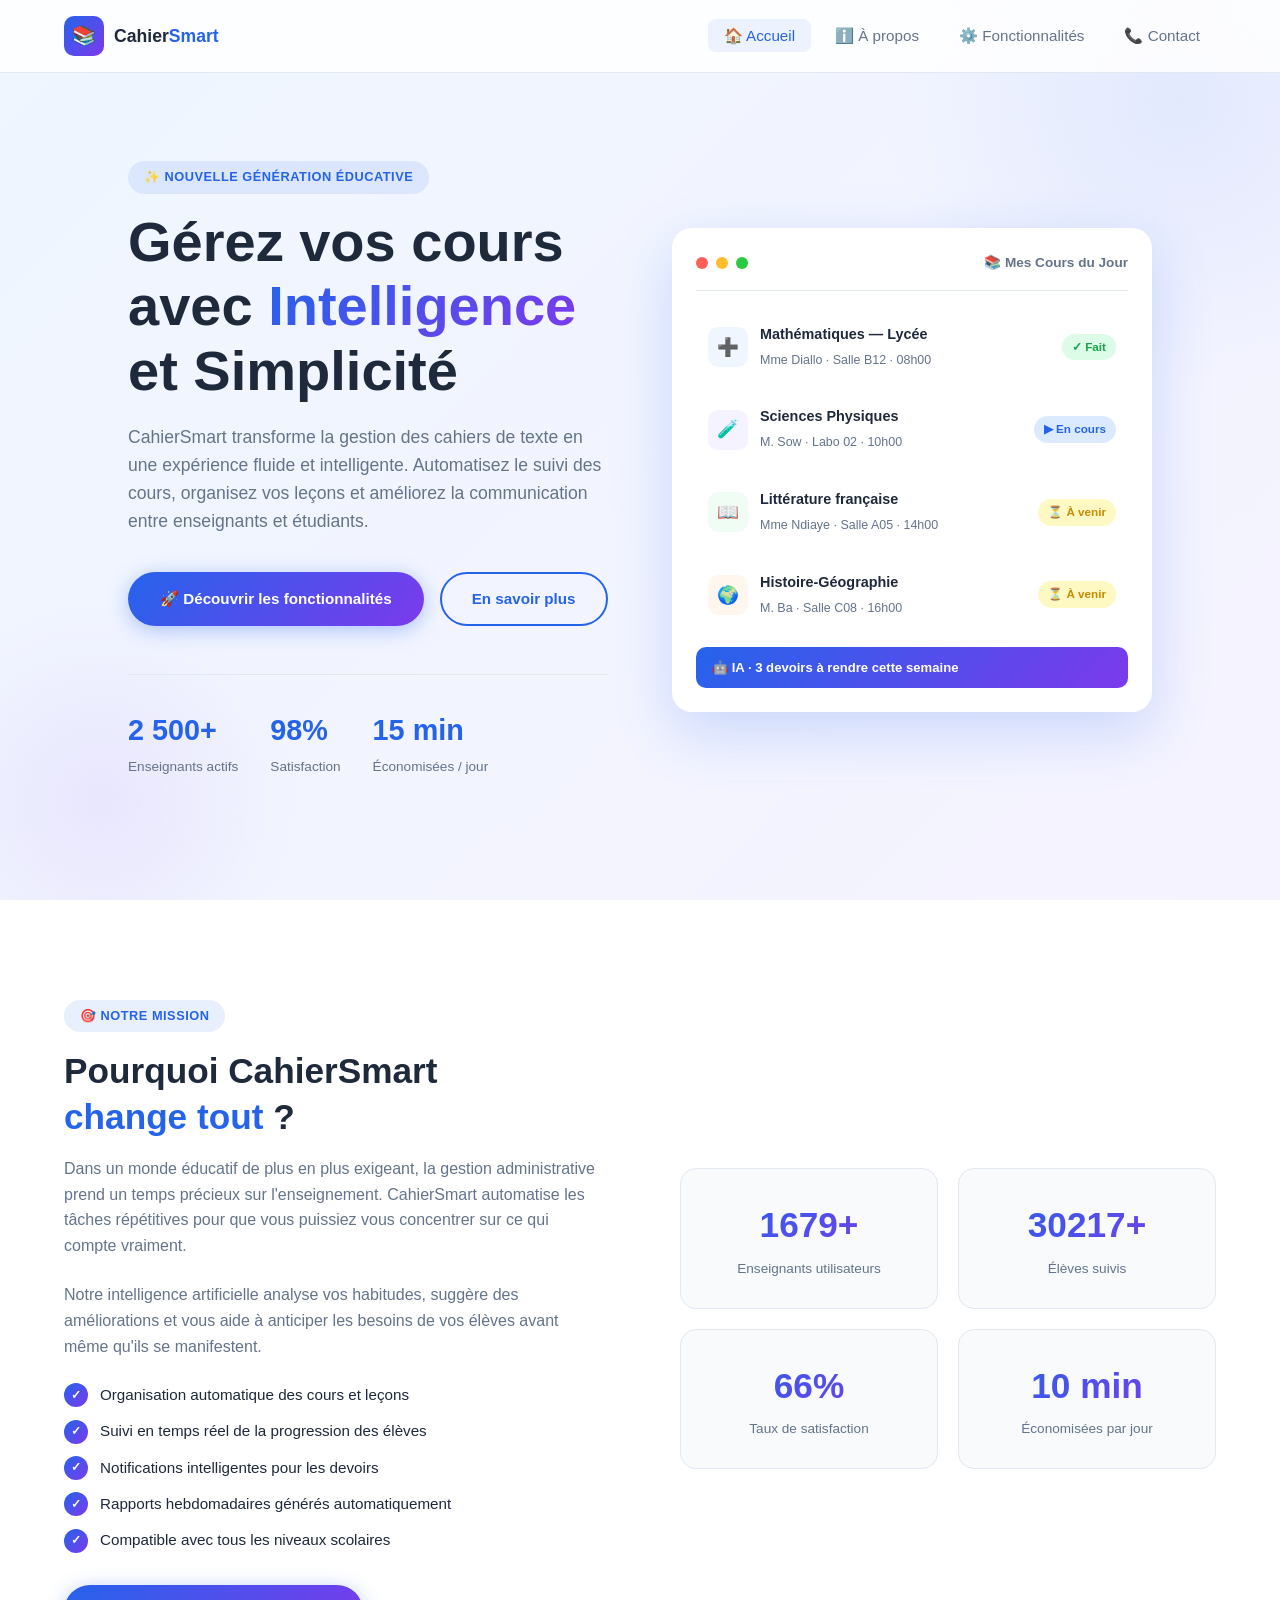
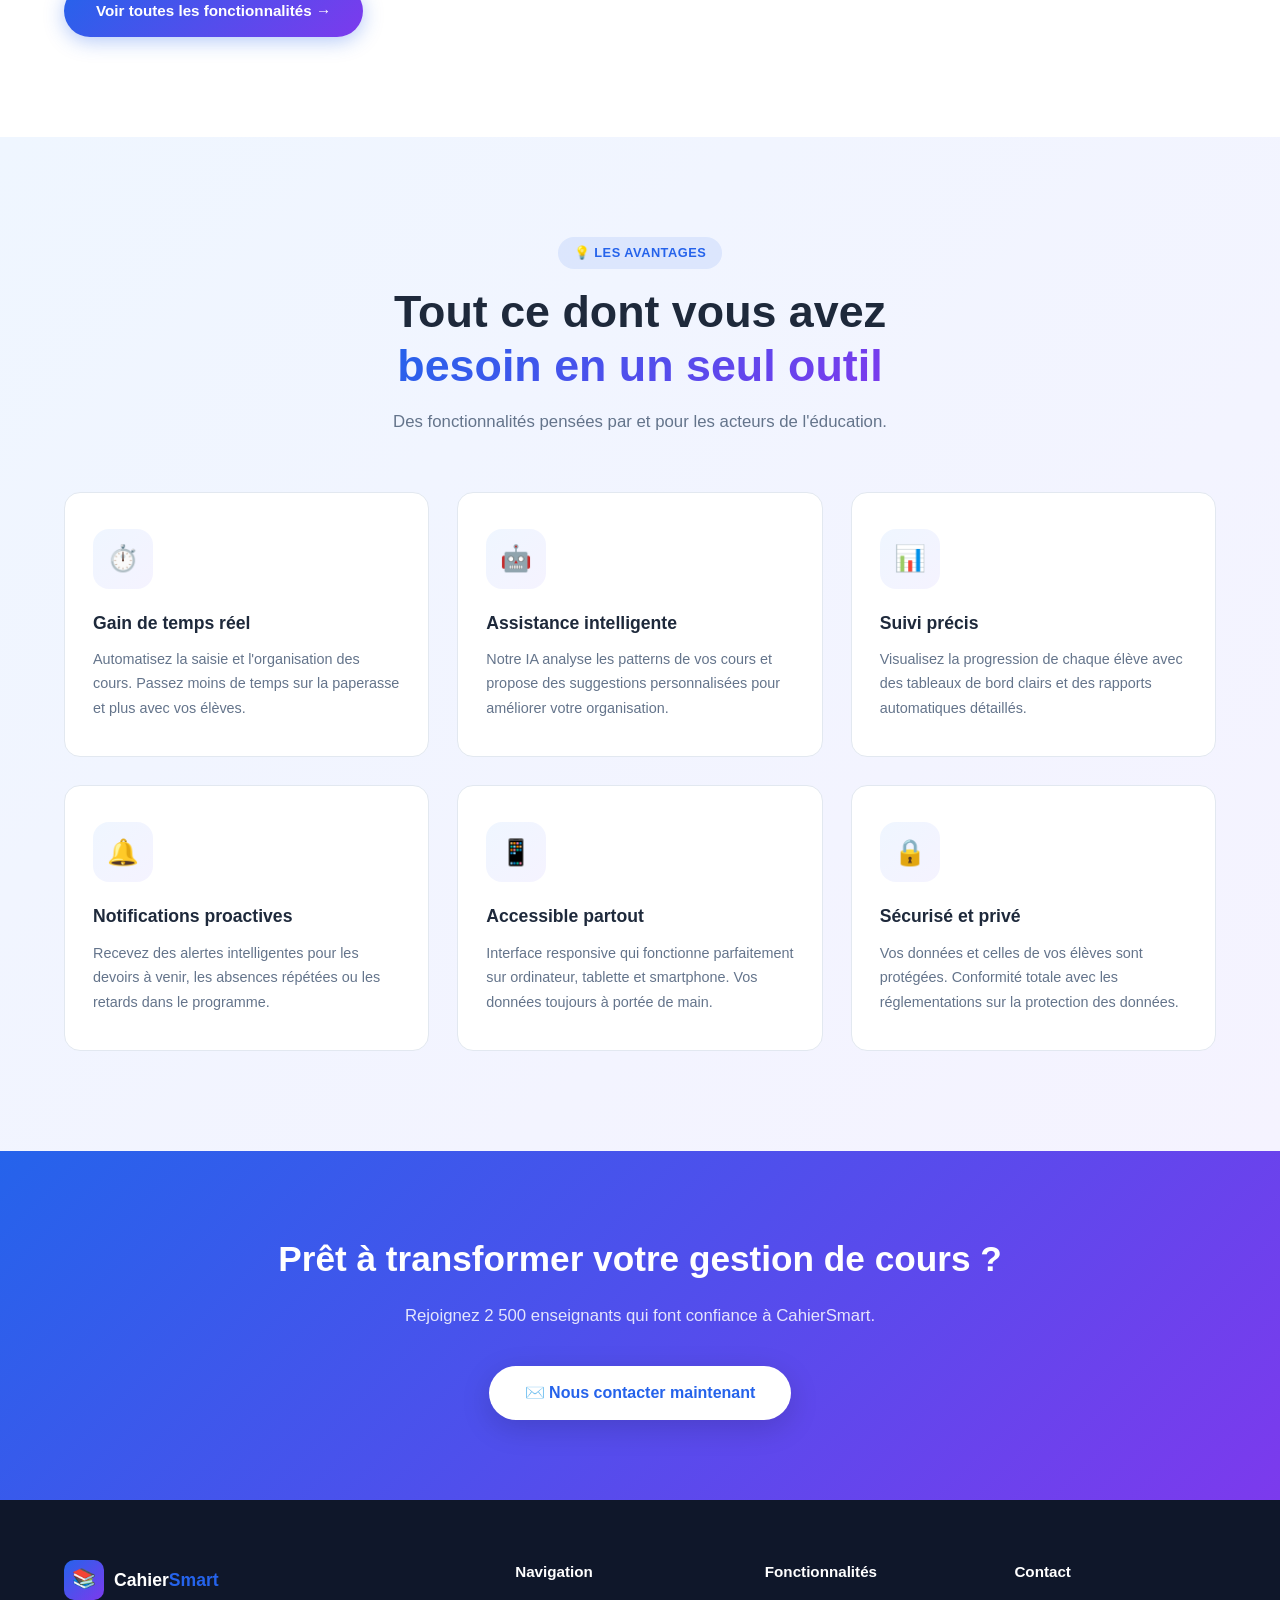
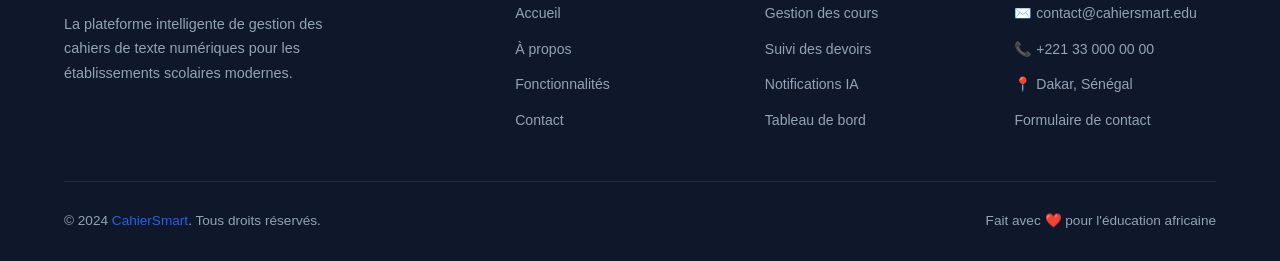
<file: index.html>
<!doctype html>
<html lang="fr">
  <head>
    <meta charset="UTF-8" />
    <meta name="viewport" content="width=device-width, initial-scale=1.0" />
    <title>CahierSmart — Système de Gestion Intelligent</title>
    <meta
      name="description"
      content="Gérez vos cahiers de texte numériques avec intelligence. Automatisez le suivi des cours pour enseignants et étudiants."
    />

    <!-- Icônes et favicon -->
    <link
      rel="icon"
      href="data:image/svg+xml,<svg xmlns='http://www.w3.org/2000/svg' viewBox='0 0 100 100'><text y='.9em' font-size='90'>📚</text></svg>"
    />

    <!-- Feuille de style principale -->
    <link rel="stylesheet" href="css/style.css" />
  </head>
  <body>
    <!-- =============================================
       BARRE DE NAVIGATION
       La navbar est fixe en haut de la page
  ============================================= -->
    <nav class="navbar">
      <div class="conteneur navbar-contenu">
        <!-- Logo -->
        <a href="index.html" class="logo">
          <div class="logo-icone">📚</div>
          <span class="logo-texte">Cahier<span>Smart</span></span>
        </a>

        <!-- Liens de navigation (cachés sur mobile) -->
        <ul class="nav-liens" id="nav-liens">
          <li><a href="index.html">🏠 Accueil</a></li>
          <li><a href="about.html">ℹ️ À propos</a></li>
          <li><a href="features.html">⚙️ Fonctionnalités</a></li>
          <li><a href="contact.html">📞 Contact</a></li>
        </ul>

        <!-- Bouton burger (visible sur mobile seulement) -->
        <button
          class="burger"
          id="burger"
          aria-label="Ouvrir le menu"
          aria-expanded="false"
        >
          <span></span>
          <span></span>
          <span></span>
        </button>
      </div>
    </nav>

    <!-- =============================================
       SECTION HERO — L'introduction principale
  ============================================= -->
    <section class="hero">
      <div class="conteneur">
        <div class="hero-contenu">
          <!-- Texte principal à gauche -->
          <div class="hero-texte">
            <div class="badge">✨ Nouvelle génération éducative</div>

            <h1>
              Gérez vos cours<br />
              avec <span>Intelligence</span><br />
              et Simplicité
            </h1>

            <p>
              CahierSmart transforme la gestion des cahiers de texte en une
              expérience fluide et intelligente. Automatisez le suivi des cours,
              organisez vos leçons et améliorez la communication entre
              enseignants et étudiants.
            </p>

            <!-- Boutons d'action -->
            <div class="hero-boutons">
              <a href="features.html" class="btn-principal">
                🚀 Découvrir les fonctionnalités
              </a>
              <a href="about.html" class="btn-secondaire"> En savoir plus </a>
            </div>

            <!-- Petites statistiques -->
            <div class="hero-stats">
              <div class="stat-item">
                <strong>2 500+</strong>
                <span>Enseignants actifs</span>
              </div>
              <div class="stat-item">
                <strong>98%</strong>
                <span>Satisfaction</span>
              </div>
              <div class="stat-item">
                <strong>15 min</strong>
                <span>Économisées / jour</span>
              </div>
            </div>
          </div>

          <!-- Illustration (mockup de l'application) à droite -->
          <div class="hero-visuel">
            <div class="mockup-app">
              <!-- Barre de titre (style macOS) -->
              <div class="mockup-entete">
                <div class="mockup-point"></div>
                <div class="mockup-point"></div>
                <div class="mockup-point"></div>
                <span class="mockup-titre">📚 Mes Cours du Jour</span>
              </div>

              <!-- Liste des cours simulés -->
              <div class="cours-item">
                <div class="cours-icone" style="background: #eff6ff">➕</div>
                <div class="cours-info">
                  <strong>Mathématiques — Lycée</strong>
                  <small>Mme Diallo · Salle B12 · 08h00</small>
                </div>
                <span class="cours-statut statut-fait">✓ Fait</span>
              </div>

              <div class="cours-item">
                <div class="cours-icone" style="background: #f5f3ff">🧪</div>
                <div class="cours-info">
                  <strong>Sciences Physiques</strong>
                  <small>M. Sow · Labo 02 · 10h00</small>
                </div>
                <span class="cours-statut statut-cours">▶ En cours</span>
              </div>

              <div class="cours-item">
                <div class="cours-icone" style="background: #f0fdf4">📖</div>
                <div class="cours-info">
                  <strong>Littérature française</strong>
                  <small>Mme Ndiaye · Salle A05 · 14h00</small>
                </div>
                <span class="cours-statut statut-attente">⏳ À venir</span>
              </div>

              <div class="cours-item">
                <div class="cours-icone" style="background: #fff7ed">🌍</div>
                <div class="cours-info">
                  <strong>Histoire-Géographie</strong>
                  <small>M. Ba · Salle C08 · 16h00</small>
                </div>
                <span class="cours-statut statut-attente">⏳ À venir</span>
              </div>

              <!-- Suggestion IA -->
              <div class="badge-ia">
                🤖 IA · 3 devoirs à rendre cette semaine
              </div>
            </div>
          </div>
        </div>
      </div>
    </section>

    <!-- =============================================
       SECTION PRÉSENTATION RAPIDE
  ============================================= -->
    <section class="presentation">
      <div class="conteneur">
        <div class="presentation-grille">
          <!-- Texte explicatif -->
          <div class="presentation-texte animer">
            <div class="badge">🎯 Notre mission</div>
            <h2>
              Pourquoi CahierSmart<br /><span
                style="color: var(--couleur-primaire)"
                >change tout</span
              >
              ?
            </h2>
            <p>
              Dans un monde éducatif de plus en plus exigeant, la gestion
              administrative prend un temps précieux sur l'enseignement.
              CahierSmart automatise les tâches répétitives pour que vous
              puissiez vous concentrer sur ce qui compte vraiment.
            </p>
            <p>
              Notre intelligence artificielle analyse vos habitudes, suggère des
              améliorations et vous aide à anticiper les besoins de vos élèves
              avant même qu'ils se manifestent.
            </p>

            <!-- Points forts avec icônes de check -->
            <ul class="liste-atouts">
              <li>Organisation automatique des cours et leçons</li>
              <li>Suivi en temps réel de la progression des élèves</li>
              <li>Notifications intelligentes pour les devoirs</li>
              <li>Rapports hebdomadaires générés automatiquement</li>
              <li>Compatible avec tous les niveaux scolaires</li>
            </ul>

            <a href="features.html" class="btn-principal"
              >Voir toutes les fonctionnalités →</a
            >
          </div>

          <!-- Statistiques visuelles -->
          <div class="stats-visuelles animer">
            <div class="stat-carte">
              <div class="chiffre" data-compteur="2500" data-suffixe="+">
                0+
              </div>
              <div class="label">Enseignants utilisateurs</div>
            </div>
            <div class="stat-carte">
              <div class="chiffre" data-compteur="45000" data-suffixe="+">
                0+
              </div>
              <div class="label">Élèves suivis</div>
            </div>
            <div class="stat-carte">
              <div class="chiffre" data-compteur="98" data-suffixe="%">0%</div>
              <div class="label">Taux de satisfaction</div>
            </div>
            <div class="stat-carte">
              <div class="chiffre" data-compteur="15" data-suffixe=" min">
                0 min
              </div>
              <div class="label">Économisées par jour</div>
            </div>
          </div>
        </div>
      </div>
    </section>

    <!-- =============================================
       SECTION AVANTAGES — Cartes des bénéfices
  ============================================= -->
    <section class="avantages">
      <div class="conteneur">
        <div class="entete-section">
          <div class="badge">💡 Les avantages</div>
          <h2 class="titre-section">
            Tout ce dont vous avez<br /><span>besoin en un seul outil</span>
          </h2>
          <p class="sous-titre-section">
            Des fonctionnalités pensées par et pour les acteurs de l'éducation.
          </p>
        </div>

        <div class="avantages-grille">
          <!-- Carte 1 -->
          <div class="carte-avantage animer">
            <div class="avantage-icone">⏱️</div>
            <h3>Gain de temps réel</h3>
            <p>
              Automatisez la saisie et l'organisation des cours. Passez moins de
              temps sur la paperasse et plus avec vos élèves.
            </p>
          </div>

          <!-- Carte 2 -->
          <div class="carte-avantage animer">
            <div class="avantage-icone">🤖</div>
            <h3>Assistance intelligente</h3>
            <p>
              Notre IA analyse les patterns de vos cours et propose des
              suggestions personnalisées pour améliorer votre organisation.
            </p>
          </div>

          <!-- Carte 3 -->
          <div class="carte-avantage animer">
            <div class="avantage-icone">📊</div>
            <h3>Suivi précis</h3>
            <p>
              Visualisez la progression de chaque élève avec des tableaux de
              bord clairs et des rapports automatiques détaillés.
            </p>
          </div>

          <!-- Carte 4 -->
          <div class="carte-avantage animer">
            <div class="avantage-icone">🔔</div>
            <h3>Notifications proactives</h3>
            <p>
              Recevez des alertes intelligentes pour les devoirs à venir, les
              absences répétées ou les retards dans le programme.
            </p>
          </div>

          <!-- Carte 5 -->
          <div class="carte-avantage animer">
            <div class="avantage-icone">📱</div>
            <h3>Accessible partout</h3>
            <p>
              Interface responsive qui fonctionne parfaitement sur ordinateur,
              tablette et smartphone. Vos données toujours à portée de main.
            </p>
          </div>

          <!-- Carte 6 -->
          <div class="carte-avantage animer">
            <div class="avantage-icone">🔒</div>
            <h3>Sécurisé et privé</h3>
            <p>
              Vos données et celles de vos élèves sont protégées. Conformité
              totale avec les réglementations sur la protection des données.
            </p>
          </div>
        </div>
      </div>
    </section>

    <!-- =============================================
       CALL TO ACTION (CTA)
  ============================================= -->
    <section
      style="
        background: var(--couleur-degrade);
        padding: 80px 0;
        text-align: center;
      "
    >
      <div class="conteneur">
        <h2
          style="
            font-family: var(--police-titre);
            font-size: 2.2rem;
            color: white;
            font-weight: 800;
            margin-bottom: 16px;
          "
        >
          Prêt à transformer votre gestion de cours ?
        </h2>
        <p
          style="
            color: rgba(255, 255, 255, 0.85);
            font-size: 1.05rem;
            margin-bottom: 36px;
          "
        >
          Rejoignez 2 500 enseignants qui font confiance à CahierSmart.
        </p>
        <a
          href="contact.html"
          style="
            display: inline-flex;
            align-items: center;
            gap: 8px;
            background: white;
            color: var(--couleur-primaire);
            padding: 14px 36px;
            border-radius: 50px;
            font-weight: 700;
            text-decoration: none;
            font-size: 1rem;
            box-shadow: 0 8px 30px rgba(0, 0, 0, 0.15);
            transition: all 0.3s ease;
          "
        >
          ✉️ Nous contacter maintenant
        </a>
      </div>
    </section>

    <!-- =============================================
       FOOTER
  ============================================= -->
    <footer class="footer">
      <div class="conteneur">
        <div class="footer-grille">
          <!-- Colonne marque -->
          <div class="footer-marque">
            <a href="index.html" class="footer-logo">
              <div class="logo-icone">📚</div>
              <span class="logo-texte">Cahier<span>Smart</span></span>
            </a>
            <p>
              La plateforme intelligente de gestion des cahiers de texte
              numériques pour les établissements scolaires modernes.
            </p>
          </div>

          <!-- Colonne navigation -->
          <div class="footer-colonne">
            <h4>Navigation</h4>
            <ul>
              <li><a href="index.html">Accueil</a></li>
              <li><a href="about.html">À propos</a></li>
              <li><a href="features.html">Fonctionnalités</a></li>
              <li><a href="contact.html">Contact</a></li>
            </ul>
          </div>

          <!-- Colonne fonctionnalités -->
          <div class="footer-colonne">
            <h4>Fonctionnalités</h4>
            <ul>
              <li><a href="features.html">Gestion des cours</a></li>
              <li><a href="features.html">Suivi des devoirs</a></li>
              <li><a href="features.html">Notifications IA</a></li>
              <li><a href="features.html">Tableau de bord</a></li>
            </ul>
          </div>

          <!-- Colonne contact -->
          <div class="footer-colonne">
            <h4>Contact</h4>
            <ul>
              <li>
                <a href="mailto:contact@cahiersmart.edu"
                  >✉️ contact@cahiersmart.edu</a
                >
              </li>
              <li><a href="#">📞 +221 33 000 00 00</a></li>
              <li><a href="#">📍 Dakar, Sénégal</a></li>
              <li><a href="contact.html">Formulaire de contact</a></li>
            </ul>
          </div>
        </div>

        <!-- Bas du footer -->
        <div class="footer-bas">
          <span
            >© 2024 <a href="index.html">CahierSmart</a>. Tous droits
            réservés.</span
          >
          <span>Fait avec ❤️ pour l'éducation africaine</span>
        </div>
      </div>
    </footer>

    <!-- Lien vers le JavaScript -->
    <script src="js/script.js"></script>
  </body>
</html>
</file>
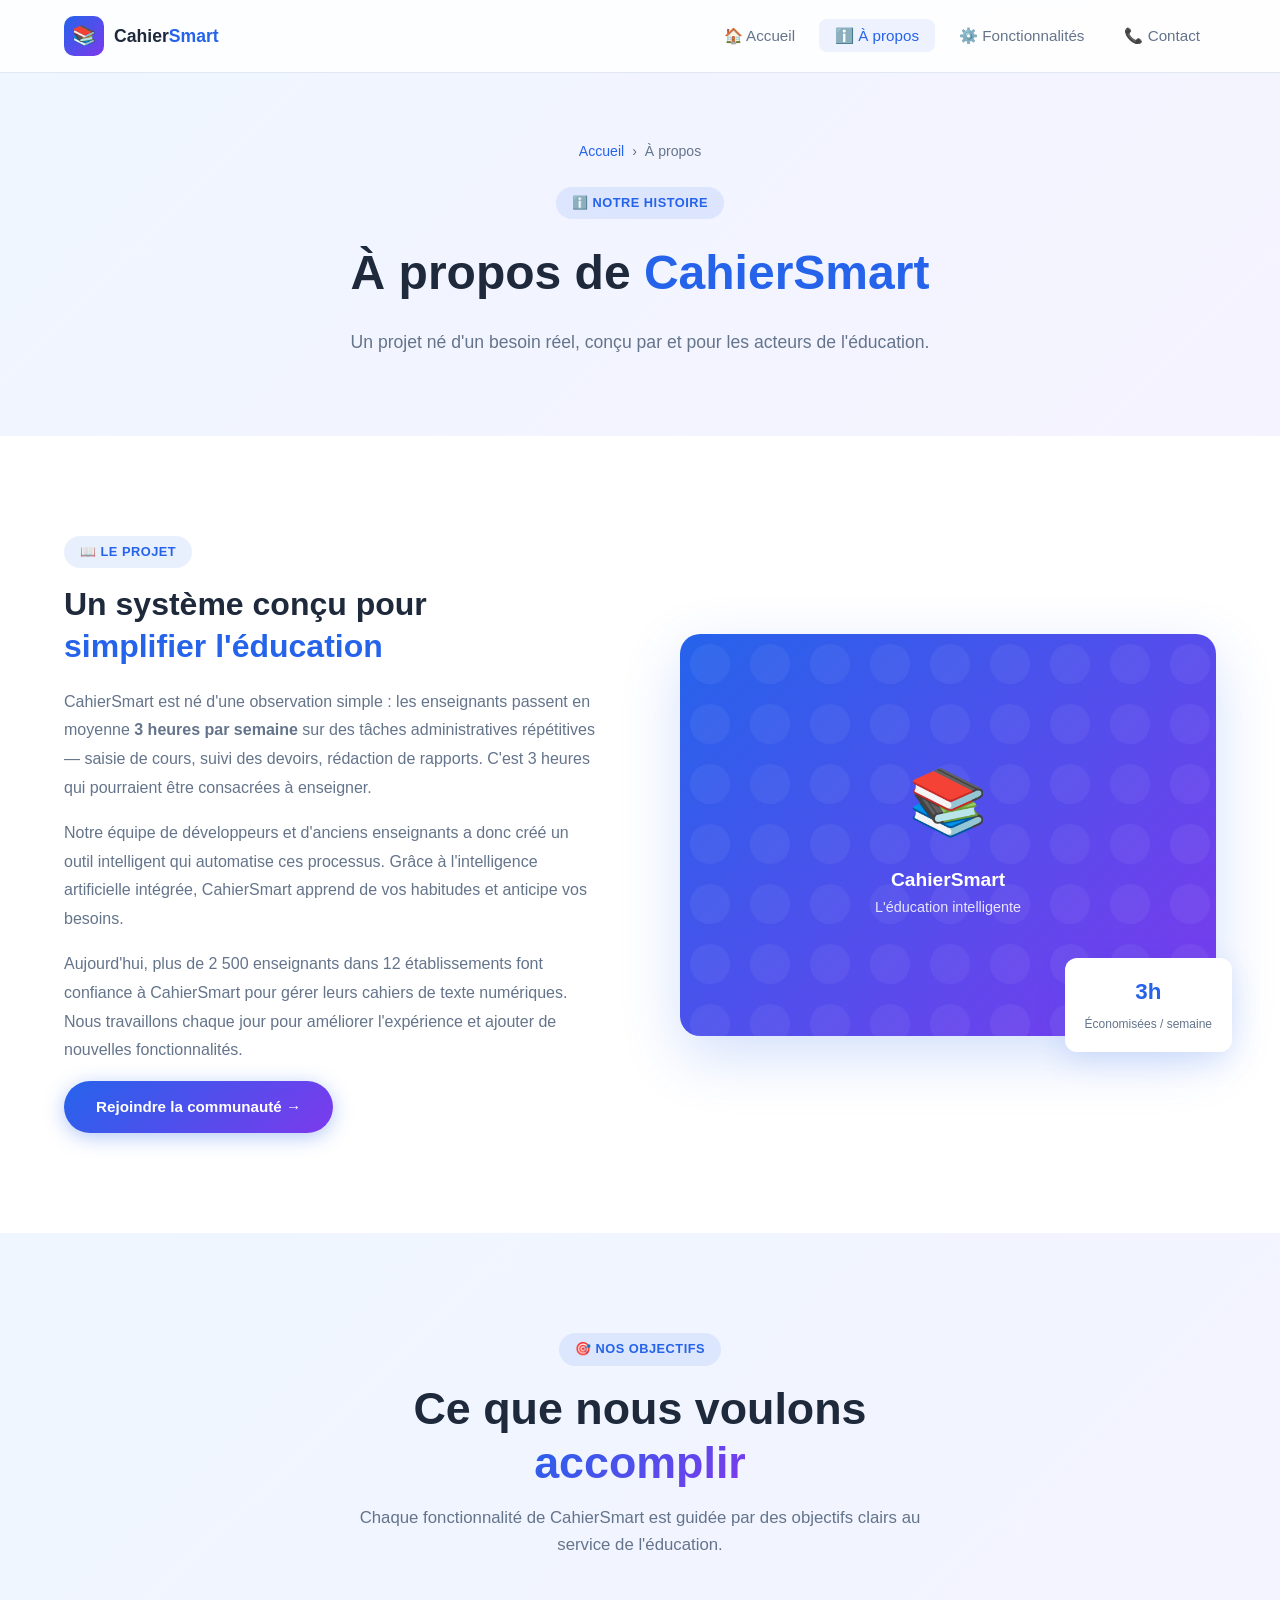
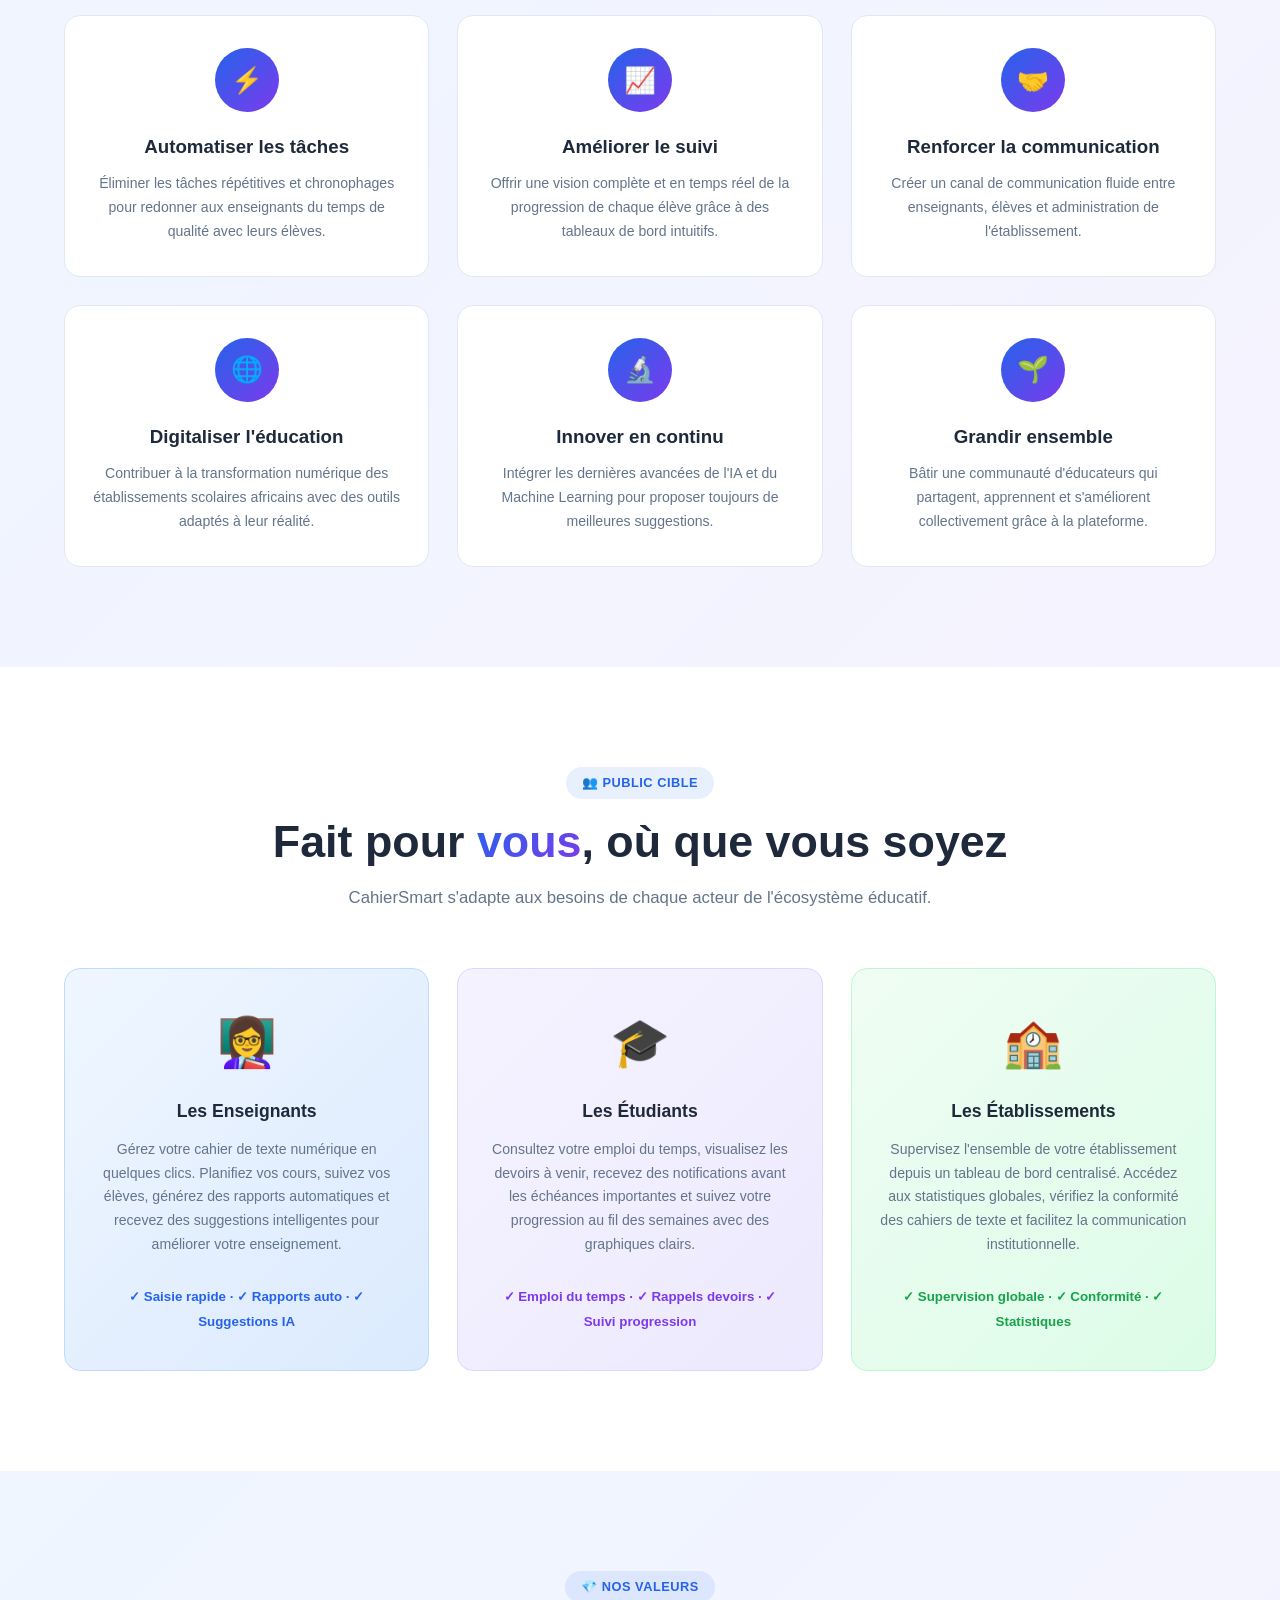
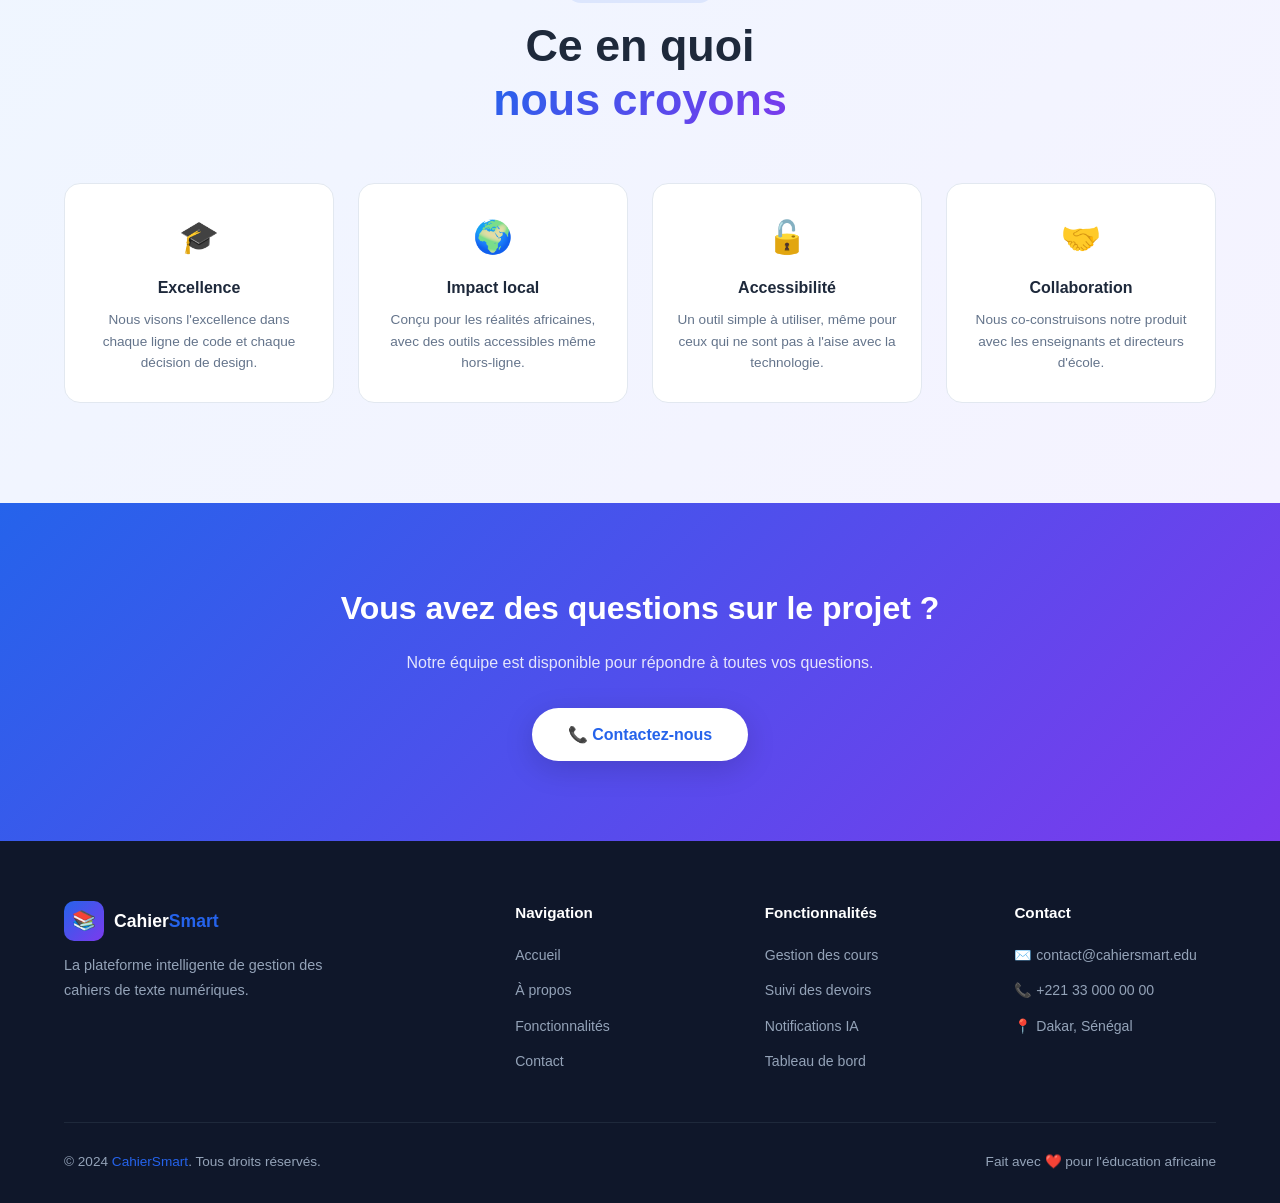
<file: about.html>
<!doctype html>
<html lang="fr">
  <head>
    <meta charset="UTF-8" />
    <meta name="viewport" content="width=device-width, initial-scale=1.0" />
    <title>À propos — CahierSmart</title>
    <meta
      name="description"
      content="Découvrez le projet CahierSmart, ses objectifs et le public qu'il sert."
    />
    <link
      rel="icon"
      href="data:image/svg+xml,<svg xmlns='http://www.w3.org/2000/svg' viewBox='0 0 100 100'><text y='.9em' font-size='90'>📚</text></svg>"
    />
    <link rel="stylesheet" href="css/style.css" />
  </head>
  <body>
    <!-- BARRE DE NAVIGATION (identique sur toutes les pages) -->
    <nav class="navbar">
      <div class="conteneur navbar-contenu">
        <a href="index.html" class="logo">
          <div class="logo-icone">📚</div>
          <span class="logo-texte">Cahier<span>Smart</span></span>
        </a>
        <ul class="nav-liens" id="nav-liens">
          <li><a href="index.html">🏠 Accueil</a></li>
          <li><a href="about.html">ℹ️ À propos</a></li>
          <li><a href="features.html">⚙️ Fonctionnalités</a></li>
          <li><a href="contact.html">📞 Contact</a></li>
        </ul>
        <button
          class="burger"
          id="burger"
          aria-label="Ouvrir le menu"
          aria-expanded="false"
        >
          <span></span><span></span><span></span>
        </button>
      </div>
    </nav>

    <!-- =============================================
       EN-TÊTE DE PAGE
  ============================================= -->
    <header class="page-entete">
      <div class="conteneur">
        <!-- Fil d'Ariane (breadcrumb) -->
        <div class="fil-ariane">
          <a href="index.html">Accueil</a>
          <span>›</span>
          <span>À propos</span>
        </div>
        <div class="badge">ℹ️ Notre histoire</div>
        <h1>
          À propos de
          <span style="color: var(--couleur-primaire)">CahierSmart</span>
        </h1>
        <p>
          Un projet né d'un besoin réel, conçu par et pour les acteurs de
          l'éducation.
        </p>
      </div>
    </header>

    <!-- =============================================
       SECTION PRINCIPALE : PRÉSENTATION DU PROJET
  ============================================= -->
    <section class="a-propos-contenu">
      <div class="conteneur">
        <div class="a-propos-grille">
          <!-- Texte de présentation -->
          <div class="a-propos-texte animer">
            <div class="badge">📖 Le projet</div>
            <h2>
              Un système conçu pour<br /><span
                style="color: var(--couleur-primaire)"
                >simplifier l'éducation</span
              >
            </h2>

            <p>
              CahierSmart est né d'une observation simple : les enseignants
              passent en moyenne
              <strong>3 heures par semaine</strong> sur des tâches
              administratives répétitives — saisie de cours, suivi des devoirs,
              rédaction de rapports. C'est 3 heures qui pourraient être
              consacrées à enseigner.
            </p>

            <p>
              Notre équipe de développeurs et d'anciens enseignants a donc créé
              un outil intelligent qui automatise ces processus. Grâce à
              l'intelligence artificielle intégrée, CahierSmart apprend de vos
              habitudes et anticipe vos besoins.
            </p>

            <p>
              Aujourd'hui, plus de 2 500 enseignants dans 12 établissements font
              confiance à CahierSmart pour gérer leurs cahiers de texte
              numériques. Nous travaillons chaque jour pour améliorer
              l'expérience et ajouter de nouvelles fonctionnalités.
            </p>

            <a href="contact.html" class="btn-principal"
              >Rejoindre la communauté →</a
            >
          </div>

          <!-- Image illustrative -->
          <div class="image-wrapper animer">
            <div class="image-illustrative">
              <!-- Illustration stylisée représentant l'application -->
              <span style="font-size: 4rem; position: relative; z-index: 1"
                >📚</span
              >
              <span
                style="
                  font-size: 1.2rem;
                  font-weight: 700;
                  position: relative;
                  z-index: 1;
                  margin-top: 12px;
                  font-family: var(--police-titre);
                "
                >CahierSmart</span
              >
              <span
                style="
                  font-size: 0.9rem;
                  opacity: 0.85;
                  position: relative;
                  z-index: 1;
                "
                >L'éducation intelligente</span
              >
            </div>
            <!-- Badge superposé sur l'image -->
            <div class="image-badge">
              <strong>3h</strong>
              <small>Économisées / semaine</small>
            </div>
          </div>
        </div>
      </div>
    </section>

    <!-- =============================================
       SECTION OBJECTIFS
  ============================================= -->
    <section class="objectifs">
      <div class="conteneur">
        <div class="entete-section">
          <div class="badge">🎯 Nos objectifs</div>
          <h2 class="titre-section">
            Ce que nous voulons<br /><span>accomplir</span>
          </h2>
          <p class="sous-titre-section">
            Chaque fonctionnalité de CahierSmart est guidée par des objectifs
            clairs au service de l'éducation.
          </p>
        </div>

        <div class="objectifs-grille">
          <div class="carte-objectif animer">
            <div class="objectif-icone">⚡</div>
            <h3>Automatiser les tâches</h3>
            <p>
              Éliminer les tâches répétitives et chronophages pour redonner aux
              enseignants du temps de qualité avec leurs élèves.
            </p>
          </div>

          <div class="carte-objectif animer">
            <div class="objectif-icone">📈</div>
            <h3>Améliorer le suivi</h3>
            <p>
              Offrir une vision complète et en temps réel de la progression de
              chaque élève grâce à des tableaux de bord intuitifs.
            </p>
          </div>

          <div class="carte-objectif animer">
            <div class="objectif-icone">🤝</div>
            <h3>Renforcer la communication</h3>
            <p>
              Créer un canal de communication fluide entre enseignants, élèves
              et administration de l'établissement.
            </p>
          </div>

          <div class="carte-objectif animer">
            <div class="objectif-icone">🌐</div>
            <h3>Digitaliser l'éducation</h3>
            <p>
              Contribuer à la transformation numérique des établissements
              scolaires africains avec des outils adaptés à leur réalité.
            </p>
          </div>

          <div class="carte-objectif animer">
            <div class="objectif-icone">🔬</div>
            <h3>Innover en continu</h3>
            <p>
              Intégrer les dernières avancées de l'IA et du Machine Learning
              pour proposer toujours de meilleures suggestions.
            </p>
          </div>

          <div class="carte-objectif animer">
            <div class="objectif-icone">🌱</div>
            <h3>Grandir ensemble</h3>
            <p>
              Bâtir une communauté d'éducateurs qui partagent, apprennent et
              s'améliorent collectivement grâce à la plateforme.
            </p>
          </div>
        </div>
      </div>
    </section>

    <!-- =============================================
       SECTION PUBLIC CIBLE
  ============================================= -->
    <section class="public-cible">
      <div class="conteneur">
        <div class="entete-section">
          <div class="badge">👥 Public cible</div>
          <h2 class="titre-section">
            Fait pour <span>vous</span>, où que vous soyez
          </h2>
          <p class="sous-titre-section">
            CahierSmart s'adapte aux besoins de chaque acteur de l'écosystème
            éducatif.
          </p>
        </div>

        <div class="public-grille">
          <!-- Carte Enseignants -->
          <div class="carte-public bleu animer">
            <span class="public-emoji">👩‍🏫</span>
            <h3>Les Enseignants</h3>
            <p>
              Gérez votre cahier de texte numérique en quelques clics. Planifiez
              vos cours, suivez vos élèves, générez des rapports automatiques et
              recevez des suggestions intelligentes pour améliorer votre
              enseignement.
            </p>
            <br />
            <small style="color: #2563eb; font-weight: 600">
              ✓ Saisie rapide · ✓ Rapports auto · ✓ Suggestions IA
            </small>
          </div>

          <!-- Carte Étudiants -->
          <div class="carte-public violet animer">
            <span class="public-emoji">🎓</span>
            <h3>Les Étudiants</h3>
            <p>
              Consultez votre emploi du temps, visualisez les devoirs à venir,
              recevez des notifications avant les échéances importantes et
              suivez votre progression au fil des semaines avec des graphiques
              clairs.
            </p>
            <br />
            <small style="color: #7c3aed; font-weight: 600">
              ✓ Emploi du temps · ✓ Rappels devoirs · ✓ Suivi progression
            </small>
          </div>

          <!-- Carte Établissements -->
          <div class="carte-public vert animer">
            <span class="public-emoji">🏫</span>
            <h3>Les Établissements</h3>
            <p>
              Supervisez l'ensemble de votre établissement depuis un tableau de
              bord centralisé. Accédez aux statistiques globales, vérifiez la
              conformité des cahiers de texte et facilitez la communication
              institutionnelle.
            </p>
            <br />
            <small style="color: #16a34a; font-weight: 600">
              ✓ Supervision globale · ✓ Conformité · ✓ Statistiques
            </small>
          </div>
        </div>
      </div>
    </section>

    <!-- =============================================
       SECTION ÉQUIPE / VALEURS
  ============================================= -->
    <section style="padding: 100px 0; background: var(--couleur-degrade-doux)">
      <div class="conteneur">
        <div class="entete-section">
          <div class="badge">💎 Nos valeurs</div>
          <h2 class="titre-section">
            Ce en quoi<br /><span>nous croyons</span>
          </h2>
        </div>

        <div
          style="
            display: grid;
            grid-template-columns: repeat(4, 1fr);
            gap: 24px;
          "
        >
          <div
            class="animer"
            style="
              text-align: center;
              padding: 28px 20px;
              background: white;
              border-radius: 16px;
              border: 1px solid var(--couleur-bordure);
            "
          >
            <div style="font-size: 2rem; margin-bottom: 12px">🎓</div>
            <h4
              style="
                font-family: var(--police-titre);
                font-weight: 700;
                margin-bottom: 8px;
              "
            >
              Excellence
            </h4>
            <p style="font-size: 0.85rem; color: var(--couleur-texte-clair)">
              Nous visons l'excellence dans chaque ligne de code et chaque
              décision de design.
            </p>
          </div>
          <div
            class="animer"
            style="
              text-align: center;
              padding: 28px 20px;
              background: white;
              border-radius: 16px;
              border: 1px solid var(--couleur-bordure);
            "
          >
            <div style="font-size: 2rem; margin-bottom: 12px">🌍</div>
            <h4
              style="
                font-family: var(--police-titre);
                font-weight: 700;
                margin-bottom: 8px;
              "
            >
              Impact local
            </h4>
            <p style="font-size: 0.85rem; color: var(--couleur-texte-clair)">
              Conçu pour les réalités africaines, avec des outils accessibles
              même hors-ligne.
            </p>
          </div>
          <div
            class="animer"
            style="
              text-align: center;
              padding: 28px 20px;
              background: white;
              border-radius: 16px;
              border: 1px solid var(--couleur-bordure);
            "
          >
            <div style="font-size: 2rem; margin-bottom: 12px">🔓</div>
            <h4
              style="
                font-family: var(--police-titre);
                font-weight: 700;
                margin-bottom: 8px;
              "
            >
              Accessibilité
            </h4>
            <p style="font-size: 0.85rem; color: var(--couleur-texte-clair)">
              Un outil simple à utiliser, même pour ceux qui ne sont pas à
              l'aise avec la technologie.
            </p>
          </div>
          <div
            class="animer"
            style="
              text-align: center;
              padding: 28px 20px;
              background: white;
              border-radius: 16px;
              border: 1px solid var(--couleur-bordure);
            "
          >
            <div style="font-size: 2rem; margin-bottom: 12px">🤝</div>
            <h4
              style="
                font-family: var(--police-titre);
                font-weight: 700;
                margin-bottom: 8px;
              "
            >
              Collaboration
            </h4>
            <p style="font-size: 0.85rem; color: var(--couleur-texte-clair)">
              Nous co-construisons notre produit avec les enseignants et
              directeurs d'école.
            </p>
          </div>
        </div>
      </div>
    </section>

    <!-- CTA -->
    <section
      style="
        background: var(--couleur-degrade);
        padding: 80px 0;
        text-align: center;
      "
    >
      <div class="conteneur">
        <h2
          style="
            font-family: var(--police-titre);
            font-size: 2rem;
            color: white;
            font-weight: 800;
            margin-bottom: 16px;
          "
        >
          Vous avez des questions sur le projet ?
        </h2>
        <p style="color: rgba(255, 255, 255, 0.85); margin-bottom: 32px">
          Notre équipe est disponible pour répondre à toutes vos questions.
        </p>
        <a
          href="contact.html"
          style="
            display: inline-flex;
            align-items: center;
            gap: 8px;
            background: white;
            color: var(--couleur-primaire);
            padding: 14px 36px;
            border-radius: 50px;
            font-weight: 700;
            text-decoration: none;
            font-size: 1rem;
            box-shadow: 0 8px 30px rgba(0, 0, 0, 0.15);
          "
        >
          📞 Contactez-nous
        </a>
      </div>
    </section>

    <!-- FOOTER -->
    <footer class="footer">
      <div class="conteneur">
        <div class="footer-grille">
          <div class="footer-marque">
            <a href="index.html" class="footer-logo">
              <div class="logo-icone">📚</div>
              <span class="logo-texte">Cahier<span>Smart</span></span>
            </a>
            <p>
              La plateforme intelligente de gestion des cahiers de texte
              numériques.
            </p>
          </div>
          <div class="footer-colonne">
            <h4>Navigation</h4>
            <ul>
              <li><a href="index.html">Accueil</a></li>
              <li><a href="about.html">À propos</a></li>
              <li><a href="features.html">Fonctionnalités</a></li>
              <li><a href="contact.html">Contact</a></li>
            </ul>
          </div>
          <div class="footer-colonne">
            <h4>Fonctionnalités</h4>
            <ul>
              <li><a href="features.html">Gestion des cours</a></li>
              <li><a href="features.html">Suivi des devoirs</a></li>
              <li><a href="features.html">Notifications IA</a></li>
              <li><a href="features.html">Tableau de bord</a></li>
            </ul>
          </div>
          <div class="footer-colonne">
            <h4>Contact</h4>
            <ul>
              <li>
                <a href="mailto:contact@cahiersmart.edu"
                  >✉️ contact@cahiersmart.edu</a
                >
              </li>
              <li><a href="#">📞 +221 33 000 00 00</a></li>
              <li><a href="#">📍 Dakar, Sénégal</a></li>
            </ul>
          </div>
        </div>
        <div class="footer-bas">
          <span
            >© 2024 <a href="index.html">CahierSmart</a>. Tous droits
            réservés.</span
          >
          <span>Fait avec ❤️ pour l'éducation africaine</span>
        </div>
      </div>
    </footer>

    <script src="js/script.js"></script>
  </body>
</html>
</file>
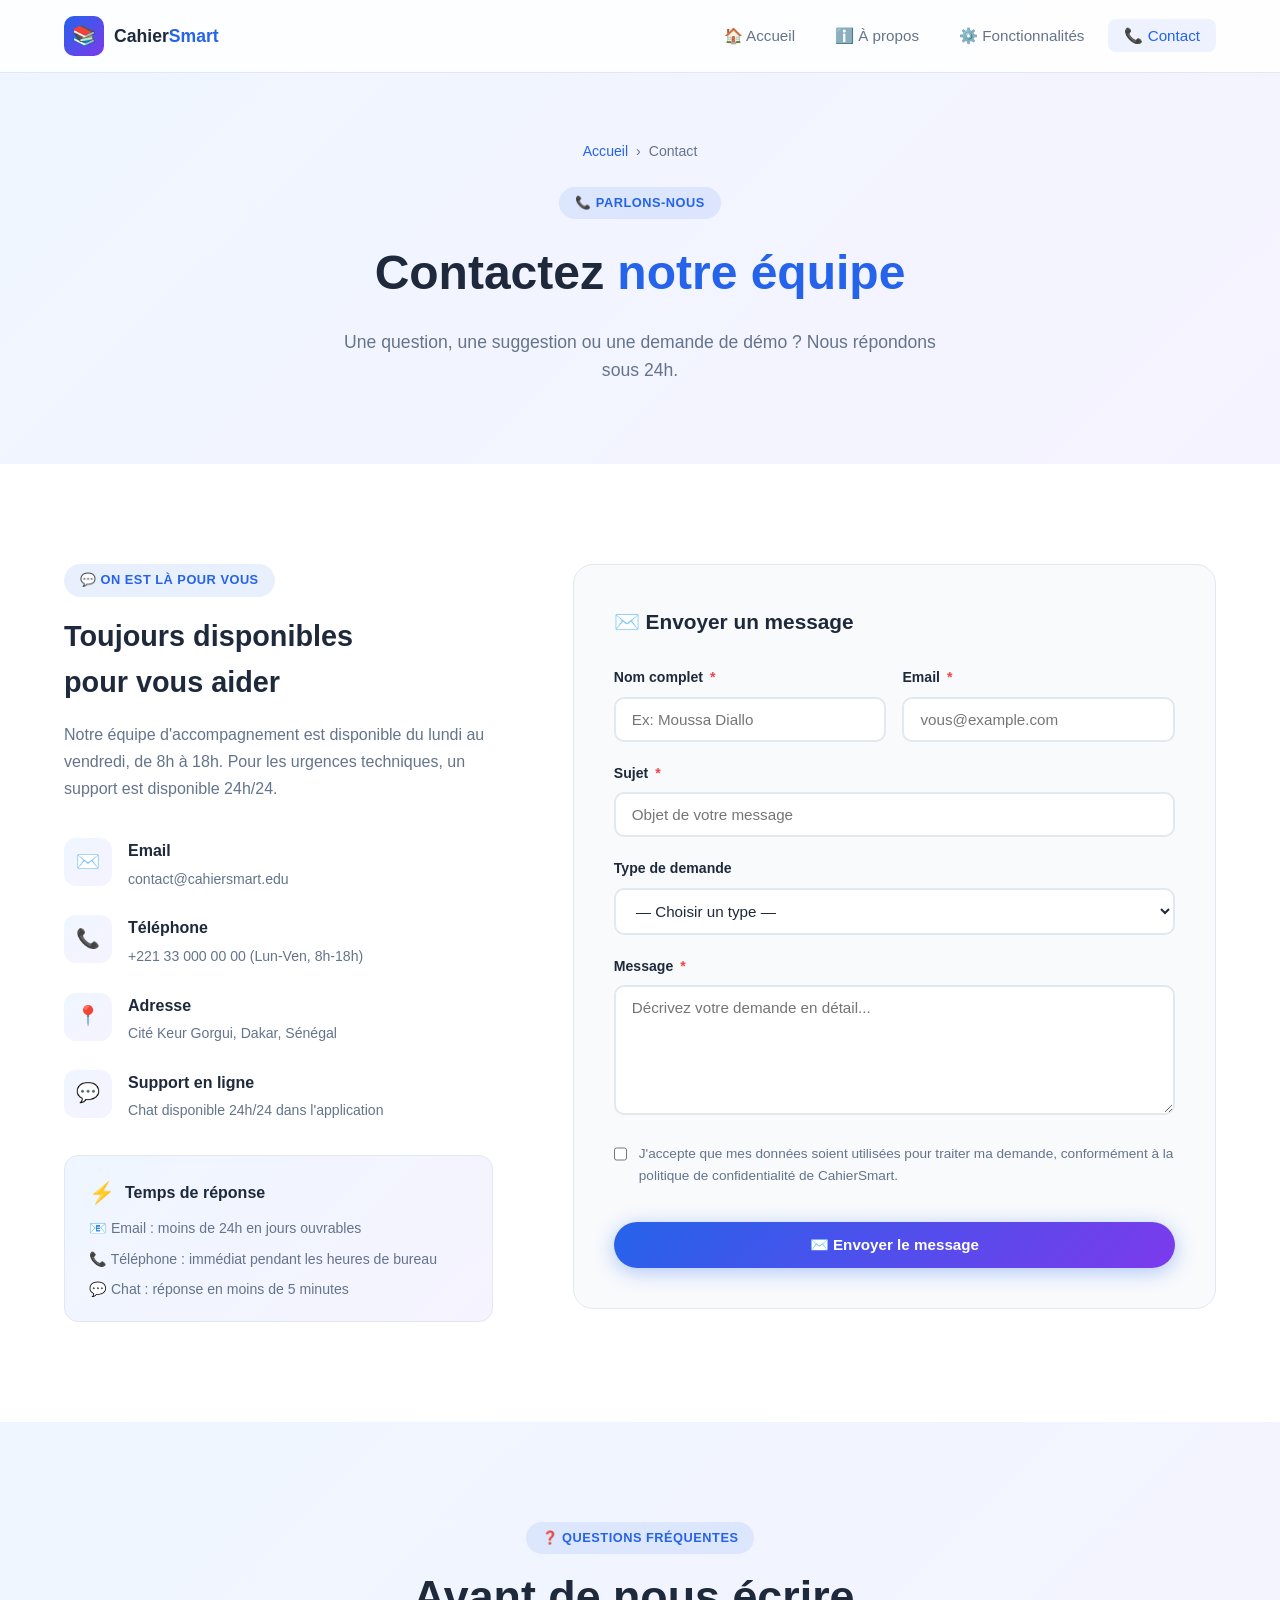
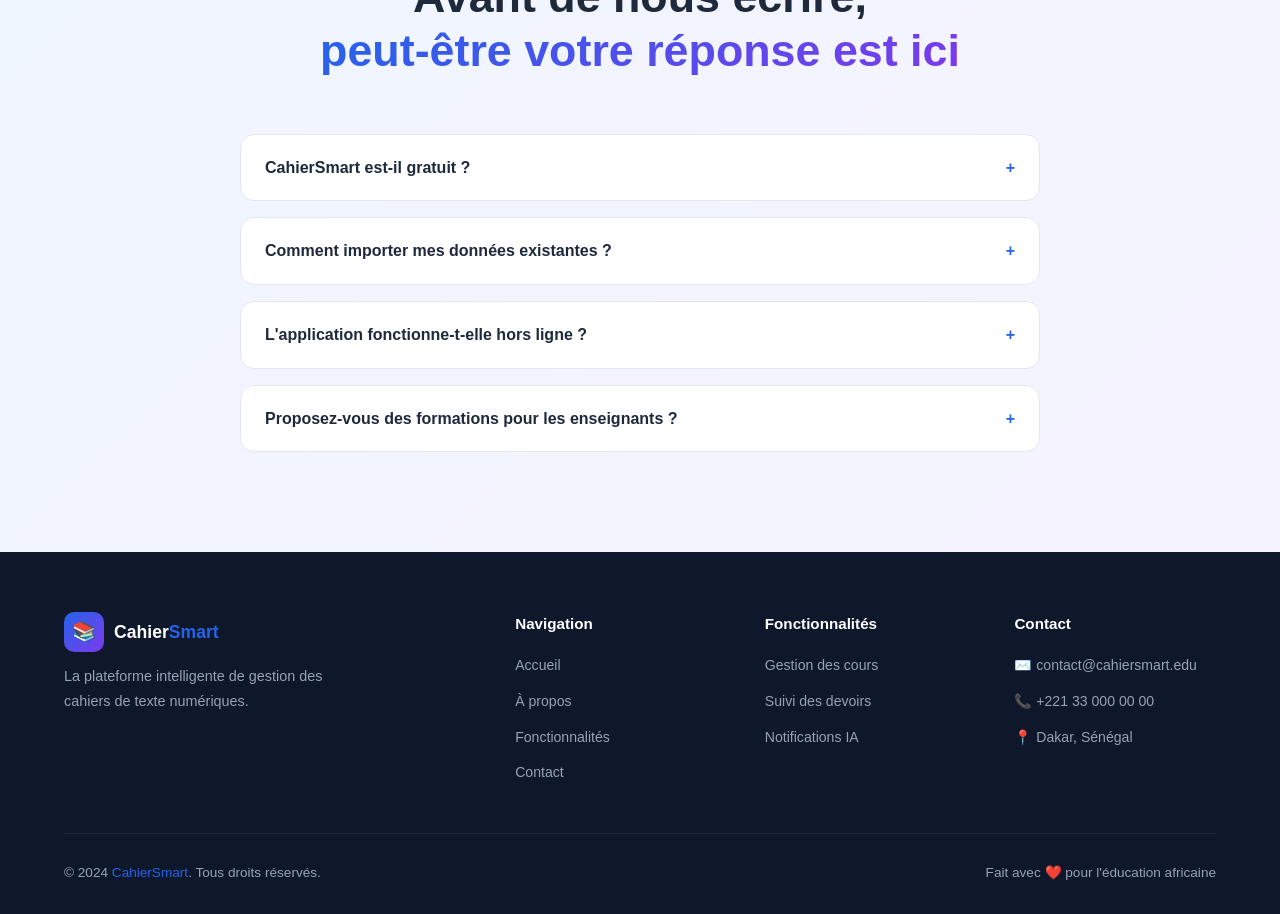
<file: contact.html>
<!doctype html>
<html lang="fr">
  <head>
    <meta charset="UTF-8" />
    <meta name="viewport" content="width=device-width, initial-scale=1.0" />
    <title>Contact — CahierSmart</title>
    <meta
      name="description"
      content="Contactez l'équipe CahierSmart pour toute question ou demande."
    />
    <link
      rel="icon"
      href="data:image/svg+xml,<svg xmlns='http://www.w3.org/2000/svg' viewBox='0 0 100 100'><text y='.9em' font-size='90'>📚</text></svg>"
    />
    <link rel="stylesheet" href="css/style.css" />
  </head>
  <body>
    <!-- BARRE DE NAVIGATION -->
    <nav class="navbar">
      <div class="conteneur navbar-contenu">
        <a href="index.html" class="logo">
          <div class="logo-icone">📚</div>
          <span class="logo-texte">Cahier<span>Smart</span></span>
        </a>
        <ul class="nav-liens" id="nav-liens">
          <li><a href="index.html">🏠 Accueil</a></li>
          <li><a href="about.html">ℹ️ À propos</a></li>
          <li><a href="features.html">⚙️ Fonctionnalités</a></li>
          <li><a href="contact.html">📞 Contact</a></li>
        </ul>
        <button
          class="burger"
          id="burger"
          aria-label="Ouvrir le menu"
          aria-expanded="false"
        >
          <span></span><span></span><span></span>
        </button>
      </div>
    </nav>

    <!-- EN-TÊTE DE PAGE -->
    <header class="page-entete">
      <div class="conteneur">
        <div class="fil-ariane">
          <a href="index.html">Accueil</a>
          <span>›</span>
          <span>Contact</span>
        </div>
        <div class="badge">📞 Parlons-nous</div>
        <h1>
          Contactez
          <span style="color: var(--couleur-primaire)">notre équipe</span>
        </h1>
        <p>
          Une question, une suggestion ou une demande de démo ? Nous répondons
          sous 24h.
        </p>
      </div>
    </header>

    <!-- =============================================
       SECTION CONTACT PRINCIPALE
  ============================================= -->
    <section class="contact-contenu">
      <div class="conteneur">
        <div class="contact-grille">
          <!-- Informations de contact (colonne gauche) -->
          <div class="contact-info animer">
            <div class="badge">💬 On est là pour vous</div>
            <h2>Toujours disponibles<br />pour vous aider</h2>
            <p>
              Notre équipe d'accompagnement est disponible du lundi au vendredi,
              de 8h à 18h. Pour les urgences techniques, un support est
              disponible 24h/24.
            </p>

            <!-- Infos de contact -->
            <div class="info-item">
              <div class="info-icone">✉️</div>
              <div class="info-texte">
                <strong>Email</strong>
                <span>contact@cahiersmart.edu</span>
              </div>
            </div>

            <div class="info-item">
              <div class="info-icone">📞</div>
              <div class="info-texte">
                <strong>Téléphone</strong>
                <span>+221 33 000 00 00 (Lun-Ven, 8h-18h)</span>
              </div>
            </div>

            <div class="info-item">
              <div class="info-icone">📍</div>
              <div class="info-texte">
                <strong>Adresse</strong>
                <span>Cité Keur Gorgui, Dakar, Sénégal</span>
              </div>
            </div>

            <div class="info-item">
              <div class="info-icone">💬</div>
              <div class="info-texte">
                <strong>Support en ligne</strong>
                <span>Chat disponible 24h/24 dans l'application</span>
              </div>
            </div>

            <!-- Bloc temps de réponse -->
            <div
              style="
                background: var(--couleur-degrade-doux);
                border-radius: 14px;
                padding: 20px 24px;
                border: 1px solid var(--couleur-bordure);
                margin-top: 32px;
              "
            >
              <div
                style="
                  display: flex;
                  align-items: center;
                  gap: 10px;
                  margin-bottom: 8px;
                "
              >
                <span style="font-size: 1.3rem">⚡</span>
                <strong>Temps de réponse</strong>
              </div>
              <div
                style="
                  display: flex;
                  flex-direction: column;
                  gap: 8px;
                  font-size: 0.88rem;
                  color: var(--couleur-texte-clair);
                "
              >
                <div>📧 Email : moins de 24h en jours ouvrables</div>
                <div>📞 Téléphone : immédiat pendant les heures de bureau</div>
                <div>💬 Chat : réponse en moins de 5 minutes</div>
              </div>
            </div>
          </div>

          <!-- Formulaire de contact (colonne droite) -->
          <div class="animer">
            <div class="formulaire-carte">
              <h3>✉️ Envoyer un message</h3>

              <!-- 
              FORMULAIRE HTML
              L'attribut id est utilisé par JavaScript pour la validation
              action="javascript:void(0)" empêche le rechargement de page  
            -->
              <form id="formulaire-contact" novalidate>
                <!-- Ligne : Nom + Prénom -->
                <div class="deux-colonnes">
                  <div class="groupe-champ">
                    <label for="nom">Nom complet <span>*</span></label>
                    <input
                      type="text"
                      id="nom"
                      name="nom"
                      class="champ-input"
                      placeholder="Ex: Moussa Diallo"
                      autocomplete="name"
                    />
                    <!-- Message d'erreur (affiché par JavaScript) -->
                    <span class="message-erreur" id="erreur-nom"></span>
                  </div>

                  <div class="groupe-champ">
                    <label for="email">Email <span>*</span></label>
                    <input
                      type="email"
                      id="email"
                      name="email"
                      class="champ-input"
                      placeholder="vous@example.com"
                      autocomplete="email"
                    />
                    <span class="message-erreur" id="erreur-email"></span>
                  </div>
                </div>

                <!-- Champ Sujet -->
                <div class="groupe-champ">
                  <label for="sujet">Sujet <span>*</span></label>
                  <input
                    type="text"
                    id="sujet"
                    name="sujet"
                    class="champ-input"
                    placeholder="Objet de votre message"
                  />
                  <span class="message-erreur" id="erreur-sujet"></span>
                </div>

                <!-- Sélection du type de demande -->
                <div class="groupe-champ">
                  <label for="type">Type de demande</label>
                  <select id="type" name="type" class="champ-input">
                    <option value="">— Choisir un type —</option>
                    <option value="demo">🖥️ Demande de démo</option>
                    <option value="info">ℹ️ Demande d'informations</option>
                    <option value="support">🛠️ Support technique</option>
                    <option value="partenariat">
                      🤝 Proposition de partenariat
                    </option>
                    <option value="autre">💬 Autre</option>
                  </select>
                </div>

                <!-- Champ Message -->
                <div class="groupe-champ">
                  <label for="message">Message <span>*</span></label>
                  <textarea
                    id="message"
                    name="message"
                    class="champ-input champ-textarea"
                    placeholder="Décrivez votre demande en détail..."
                  ></textarea>
                  <span class="message-erreur" id="erreur-message"></span>
                </div>

                <!-- Case à cocher RGPD -->
                <div
                  class="groupe-champ"
                  style="display: flex; align-items: flex-start; gap: 12px"
                >
                  <input
                    type="checkbox"
                    id="rgpd"
                    name="rgpd"
                    style="
                      width: 18px;
                      height: 18px;
                      margin-top: 2px;
                      cursor: pointer;
                      accent-color: var(--couleur-primaire);
                    "
                  />
                  <label
                    for="rgpd"
                    style="
                      font-weight: 400;
                      font-size: 0.85rem;
                      color: var(--couleur-texte-clair);
                      cursor: pointer;
                    "
                  >
                    J'accepte que mes données soient utilisées pour traiter ma
                    demande, conformément à la politique de confidentialité de
                    CahierSmart.
                  </label>
                </div>

                <!-- Bouton de soumission -->
                <button
                  type="submit"
                  class="btn-principal"
                  id="btn-soumettre"
                  style="width: 100%; justify-content: center; margin-top: 8px"
                >
                  ✉️ Envoyer le message
                </button>
              </form>

              <!-- 
              MESSAGE DE SUCCÈS
              Ce bloc est caché par défaut et affiché par JavaScript
              quand le formulaire est validé et "envoyé"
            -->
              <div class="message-succes" id="message-succes">
                <span class="icone-succes">🎉</span>
                <div>
                  <p><strong>Message envoyé avec succès !</strong></p>
                  <p
                    style="
                      font-size: 0.85rem;
                      color: var(--couleur-texte-clair);
                      font-weight: 400;
                      margin-top: 4px;
                    "
                  >
                    Merci pour votre message. Notre équipe vous répondra dans
                    les 24h.
                  </p>
                </div>
              </div>
            </div>
          </div>
        </div>
      </div>
    </section>

    <!-- =============================================
       FAQ RAPIDE
  ============================================= -->
    <section style="padding: 100px 0; background: var(--couleur-degrade-doux)">
      <div class="conteneur">
        <div class="entete-section">
          <div class="badge">❓ Questions fréquentes</div>
          <h2 class="titre-section">
            Avant de nous écrire,<br /><span
              >peut-être votre réponse est ici</span
            >
          </h2>
        </div>

        <div
          style="
            max-width: 800px;
            margin: 0 auto;
            display: flex;
            flex-direction: column;
            gap: 16px;
          "
        >
          <!-- Question 1 -->
          <details
            style="
              background: white;
              border-radius: 14px;
              border: 1px solid var(--couleur-bordure);
              overflow: hidden;
            "
          >
            <summary
              style="
                padding: 20px 24px;
                cursor: pointer;
                font-weight: 600;
                list-style: none;
                display: flex;
                justify-content: space-between;
                align-items: center;
              "
            >
              <span>CahierSmart est-il gratuit ?</span>
              <span style="color: var(--couleur-primaire)">+</span>
            </summary>
            <div
              style="
                padding: 0 24px 20px;
                color: var(--couleur-texte-clair);
                font-size: 0.92rem;
                line-height: 1.7;
                border-top: 1px solid var(--couleur-bordure);
              "
            >
              <br />CahierSmart propose une version d'essai gratuite de 30
              jours, sans carte bancaire requise. Après la période d'essai, des
              plans tarifaires adaptés aux enseignants individuels, aux
              établissements scolaires et aux réseaux d'écoles sont disponibles.
            </div>
          </details>

          <!-- Question 2 -->
          <details
            style="
              background: white;
              border-radius: 14px;
              border: 1px solid var(--couleur-bordure);
              overflow: hidden;
            "
          >
            <summary
              style="
                padding: 20px 24px;
                cursor: pointer;
                font-weight: 600;
                list-style: none;
                display: flex;
                justify-content: space-between;
                align-items: center;
              "
            >
              <span>Comment importer mes données existantes ?</span>
              <span style="color: var(--couleur-primaire)">+</span>
            </summary>
            <div
              style="
                padding: 0 24px 20px;
                color: var(--couleur-texte-clair);
                font-size: 0.92rem;
                line-height: 1.7;
                border-top: 1px solid var(--couleur-bordure);
              "
            >
              <br />CahierSmart supporte l'importation depuis Excel, CSV et
              d'autres formats courants. Notre assistant d'import guidé vous
              accompagne étape par étape. Notre équipe peut également vous aider
              pour les migrations complexes.
            </div>
          </details>

          <!-- Question 3 -->
          <details
            style="
              background: white;
              border-radius: 14px;
              border: 1px solid var(--couleur-bordure);
              overflow: hidden;
            "
          >
            <summary
              style="
                padding: 20px 24px;
                cursor: pointer;
                font-weight: 600;
                list-style: none;
                display: flex;
                justify-content: space-between;
                align-items: center;
              "
            >
              <span>L'application fonctionne-t-elle hors ligne ?</span>
              <span style="color: var(--couleur-primaire)">+</span>
            </summary>
            <div
              style="
                padding: 0 24px 20px;
                color: var(--couleur-texte-clair);
                font-size: 0.92rem;
                line-height: 1.7;
                border-top: 1px solid var(--couleur-bordure);
              "
            >
              <br />Oui ! CahierSmart dispose d'un mode hors-ligne complet. Vos
              données se synchronisent automatiquement dès que vous retrouvez
              une connexion internet. C'est essentiel pour fonctionner dans des
              zones avec une connectivité limitée.
            </div>
          </details>

          <!-- Question 4 -->
          <details
            style="
              background: white;
              border-radius: 14px;
              border: 1px solid var(--couleur-bordure);
              overflow: hidden;
            "
          >
            <summary
              style="
                padding: 20px 24px;
                cursor: pointer;
                font-weight: 600;
                list-style: none;
                display: flex;
                justify-content: space-between;
                align-items: center;
              "
            >
              <span>Proposez-vous des formations pour les enseignants ?</span>
              <span style="color: var(--couleur-primaire)">+</span>
            </summary>
            <div
              style="
                padding: 0 24px 20px;
                color: var(--couleur-texte-clair);
                font-size: 0.92rem;
                line-height: 1.7;
                border-top: 1px solid var(--couleur-bordure);
              "
            >
              <br />Absolument ! Nous proposons des formations en ligne
              (webinaires), des tutoriels vidéo intégrés et des sessions de
              formation en présentiel pour les établissements qui en font la
              demande. Le support est inclus dans tous les plans.
            </div>
          </details>
        </div>
      </div>
    </section>

    <!-- FOOTER -->
    <footer class="footer">
      <div class="conteneur">
        <div class="footer-grille">
          <div class="footer-marque">
            <a href="index.html" class="footer-logo">
              <div class="logo-icone">📚</div>
              <span class="logo-texte">Cahier<span>Smart</span></span>
            </a>
            <p>
              La plateforme intelligente de gestion des cahiers de texte
              numériques.
            </p>
          </div>
          <div class="footer-colonne">
            <h4>Navigation</h4>
            <ul>
              <li><a href="index.html">Accueil</a></li>
              <li><a href="about.html">À propos</a></li>
              <li><a href="features.html">Fonctionnalités</a></li>
              <li><a href="contact.html">Contact</a></li>
            </ul>
          </div>
          <div class="footer-colonne">
            <h4>Fonctionnalités</h4>
            <ul>
              <li><a href="features.html">Gestion des cours</a></li>
              <li><a href="features.html">Suivi des devoirs</a></li>
              <li><a href="features.html">Notifications IA</a></li>
            </ul>
          </div>
          <div class="footer-colonne">
            <h4>Contact</h4>
            <ul>
              <li>
                <a href="mailto:contact@cahiersmart.edu"
                  >✉️ contact@cahiersmart.edu</a
                >
              </li>
              <li><a href="#">📞 +221 33 000 00 00</a></li>
              <li><a href="#">📍 Dakar, Sénégal</a></li>
            </ul>
          </div>
        </div>
        <div class="footer-bas">
          <span
            >© 2024 <a href="index.html">CahierSmart</a>. Tous droits
            réservés.</span
          >
          <span>Fait avec ❤️ pour l'éducation africaine</span>
        </div>
      </div>
    </footer>

    <script src="js/script.js"></script>
  </body>
</html>
</file>
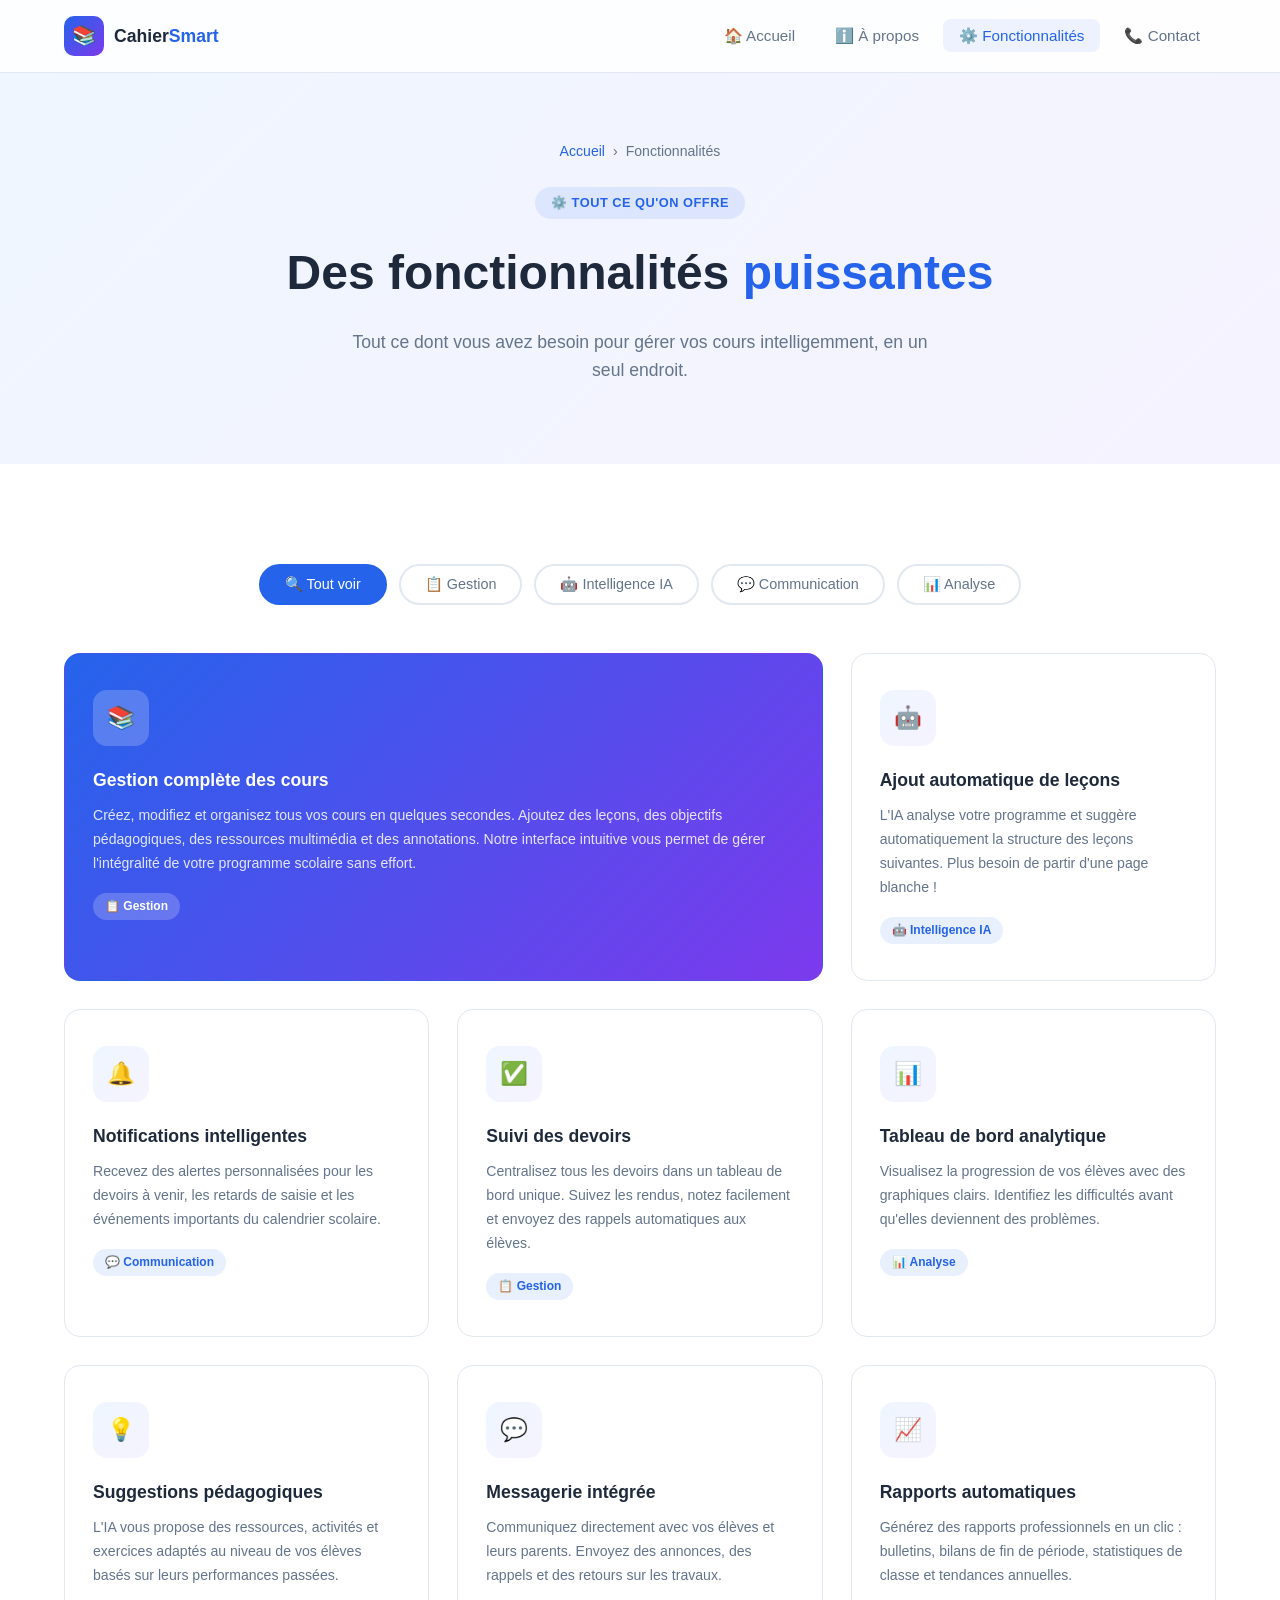
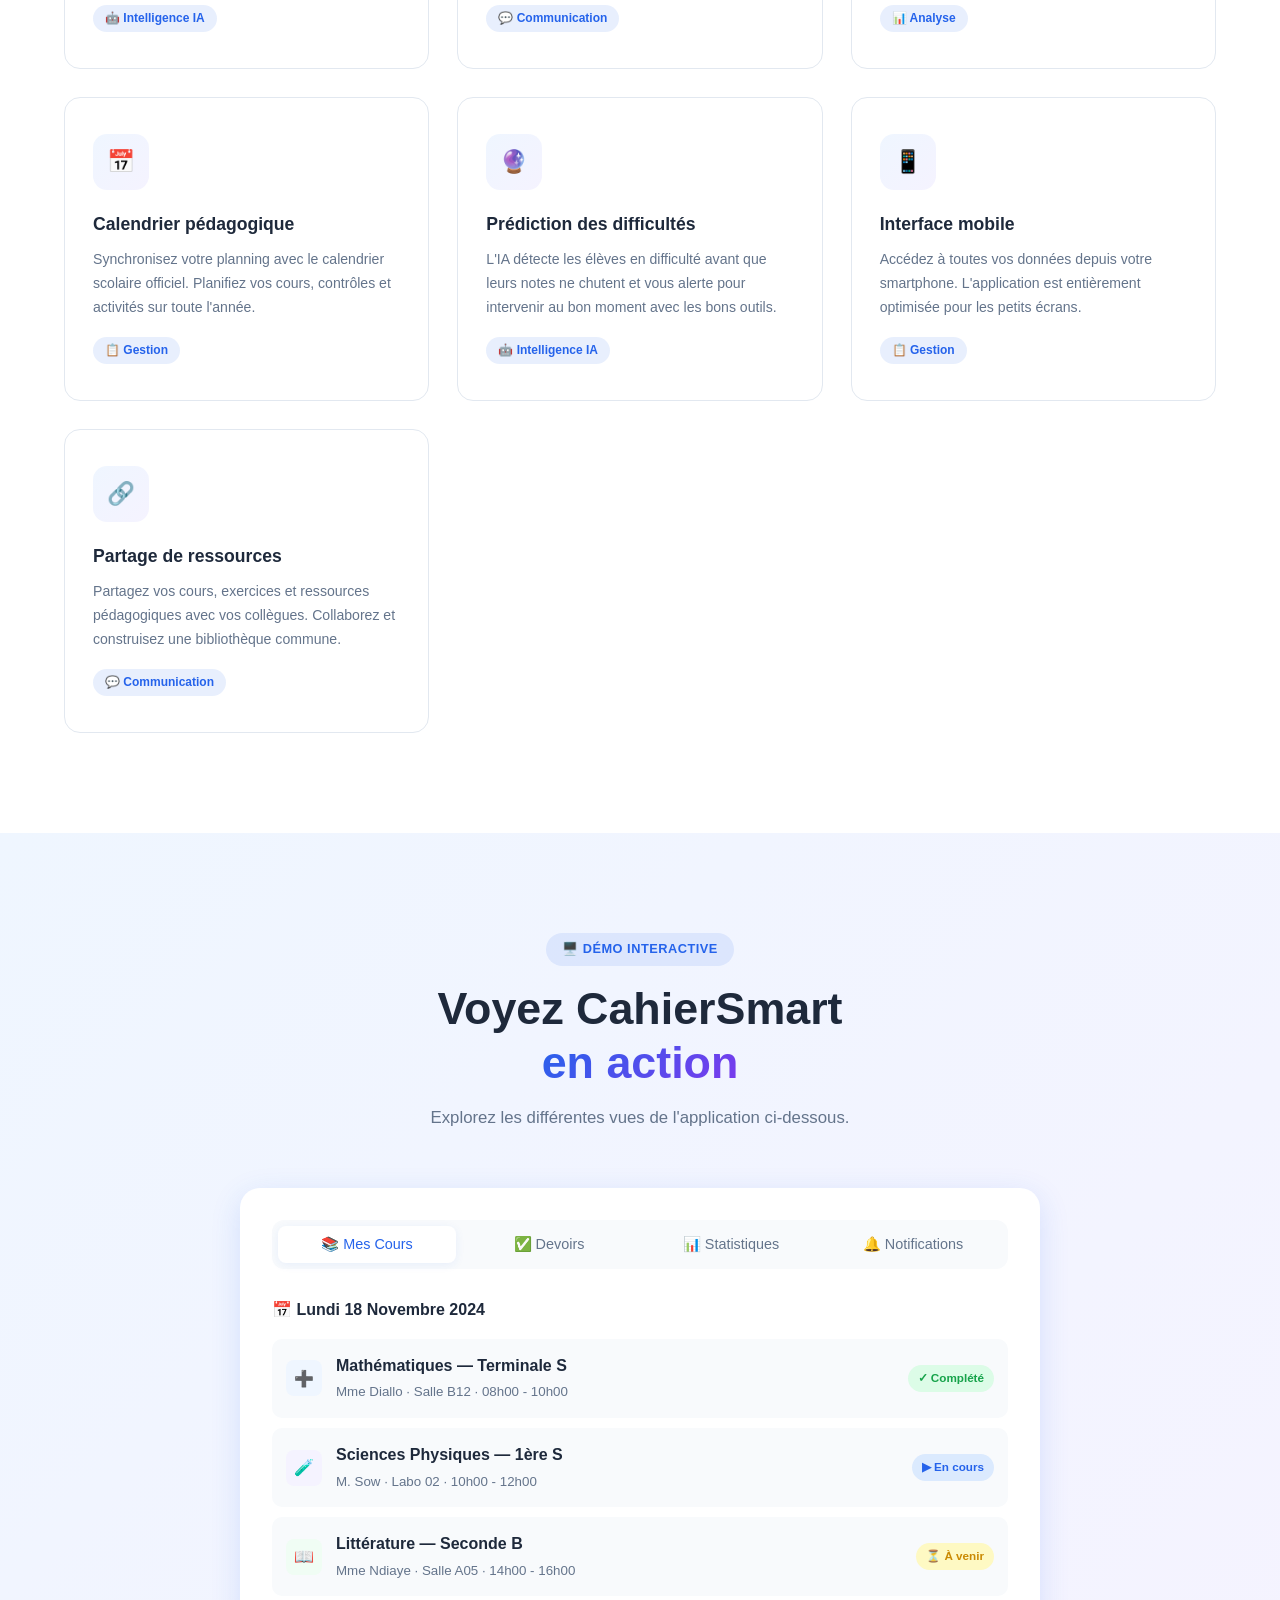
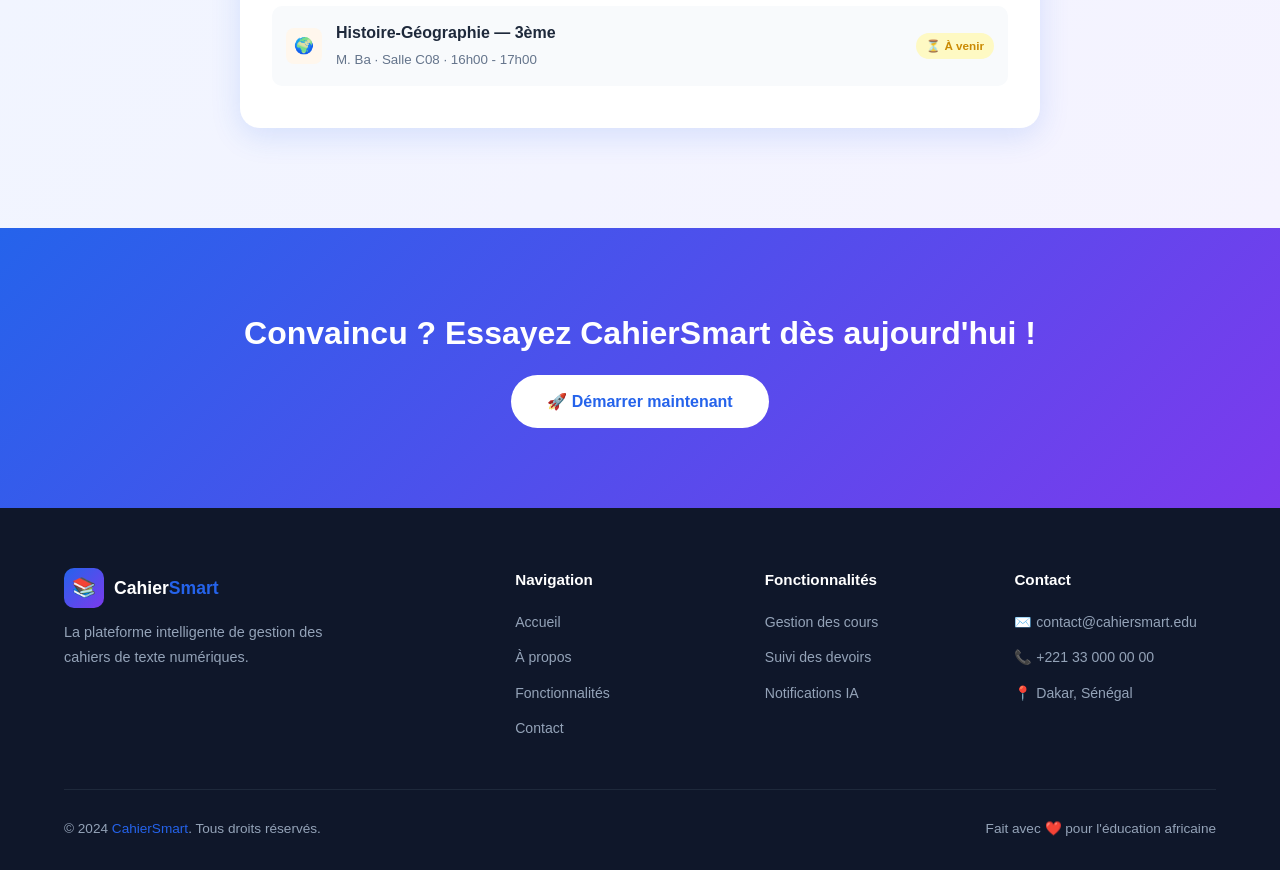
<file: features.html>
<!doctype html>
<html lang="fr">
  <head>
    <meta charset="UTF-8" />
    <meta name="viewport" content="width=device-width, initial-scale=1.0" />
    <title>Fonctionnalités — CahierSmart</title>
    <meta
      name="description"
      content="Découvrez toutes les fonctionnalités intelligentes de CahierSmart."
    />
    <link
      rel="icon"
      href="data:image/svg+xml,<svg xmlns='http://www.w3.org/2000/svg' viewBox='0 0 100 100'><text y='.9em' font-size='90'>📚</text></svg>"
    />
    <link rel="stylesheet" href="css/style.css" />
  </head>
  <body>
    <!-- BARRE DE NAVIGATION -->
    <nav class="navbar">
      <div class="conteneur navbar-contenu">
        <a href="index.html" class="logo">
          <div class="logo-icone">📚</div>
          <span class="logo-texte">Cahier<span>Smart</span></span>
        </a>
        <ul class="nav-liens" id="nav-liens">
          <li><a href="index.html">🏠 Accueil</a></li>
          <li><a href="about.html">ℹ️ À propos</a></li>
          <li><a href="features.html">⚙️ Fonctionnalités</a></li>
          <li><a href="contact.html">📞 Contact</a></li>
        </ul>
        <button
          class="burger"
          id="burger"
          aria-label="Ouvrir le menu"
          aria-expanded="false"
        >
          <span></span><span></span><span></span>
        </button>
      </div>
    </nav>

    <!-- EN-TÊTE DE PAGE -->
    <header class="page-entete">
      <div class="conteneur">
        <div class="fil-ariane">
          <a href="index.html">Accueil</a>
          <span>›</span>
          <span>Fonctionnalités</span>
        </div>
        <div class="badge">⚙️ Tout ce qu'on offre</div>
        <h1>
          Des fonctionnalités
          <span style="color: var(--couleur-primaire)">puissantes</span>
        </h1>
        <p>
          Tout ce dont vous avez besoin pour gérer vos cours intelligemment, en
          un seul endroit.
        </p>
      </div>
    </header>

    <!-- =============================================
       SECTION FONCTIONNALITÉS AVEC FILTRES
  ============================================= -->
    <section style="padding: 100px 0; background: var(--couleur-blanc)">
      <div class="conteneur">
        <!-- Boutons de filtre par catégorie -->
        <!-- JavaScript va écouter les clics sur ces boutons -->
        <div class="filtres-fonctionnalites">
          <button class="btn-filtre actif" data-filtre="tout">
            🔍 Tout voir
          </button>
          <button class="btn-filtre" data-filtre="gestion">📋 Gestion</button>
          <button class="btn-filtre" data-filtre="ia">
            🤖 Intelligence IA
          </button>
          <button class="btn-filtre" data-filtre="communication">
            💬 Communication
          </button>
          <button class="btn-filtre" data-filtre="analyse">📊 Analyse</button>
        </div>

        <!-- Grille des fonctionnalités -->
        <!-- data-categorie sert au filtre JavaScript -->
        <div class="fonctionnalites-grille">
          <!-- CARTE VEDETTE (prend 2 colonnes) -->
          <div
            class="carte-fonctionnalite vedette animer"
            data-categorie="gestion"
          >
            <div class="fonctionnalite-icone">📚</div>
            <h3>Gestion complète des cours</h3>
            <p>
              Créez, modifiez et organisez tous vos cours en quelques secondes.
              Ajoutez des leçons, des objectifs pédagogiques, des ressources
              multimédia et des annotations. Notre interface intuitive vous
              permet de gérer l'intégralité de votre programme scolaire sans
              effort.
            </p>
            <span class="tag-categorie">📋 Gestion</span>
          </div>

          <!-- Carte normale -->
          <div class="carte-fonctionnalite animer" data-categorie="ia">
            <div class="fonctionnalite-icone">🤖</div>
            <h3>Ajout automatique de leçons</h3>
            <p>
              L'IA analyse votre programme et suggère automatiquement la
              structure des leçons suivantes. Plus besoin de partir d'une page
              blanche !
            </p>
            <span class="tag-categorie">🤖 Intelligence IA</span>
          </div>

          <div
            class="carte-fonctionnalite animer"
            data-categorie="communication"
          >
            <div class="fonctionnalite-icone">🔔</div>
            <h3>Notifications intelligentes</h3>
            <p>
              Recevez des alertes personnalisées pour les devoirs à venir, les
              retards de saisie et les événements importants du calendrier
              scolaire.
            </p>
            <span class="tag-categorie">💬 Communication</span>
          </div>

          <div class="carte-fonctionnalite animer" data-categorie="gestion">
            <div class="fonctionnalite-icone">✅</div>
            <h3>Suivi des devoirs</h3>
            <p>
              Centralisez tous les devoirs dans un tableau de bord unique.
              Suivez les rendus, notez facilement et envoyez des rappels
              automatiques aux élèves.
            </p>
            <span class="tag-categorie">📋 Gestion</span>
          </div>

          <div class="carte-fonctionnalite animer" data-categorie="analyse">
            <div class="fonctionnalite-icone">📊</div>
            <h3>Tableau de bord analytique</h3>
            <p>
              Visualisez la progression de vos élèves avec des graphiques
              clairs. Identifiez les difficultés avant qu'elles deviennent des
              problèmes.
            </p>
            <span class="tag-categorie">📊 Analyse</span>
          </div>

          <div class="carte-fonctionnalite animer" data-categorie="ia">
            <div class="fonctionnalite-icone">💡</div>
            <h3>Suggestions pédagogiques</h3>
            <p>
              L'IA vous propose des ressources, activités et exercices adaptés
              au niveau de vos élèves basés sur leurs performances passées.
            </p>
            <span class="tag-categorie">🤖 Intelligence IA</span>
          </div>

          <div
            class="carte-fonctionnalite animer"
            data-categorie="communication"
          >
            <div class="fonctionnalite-icone">💬</div>
            <h3>Messagerie intégrée</h3>
            <p>
              Communiquez directement avec vos élèves et leurs parents. Envoyez
              des annonces, des rappels et des retours sur les travaux.
            </p>
            <span class="tag-categorie">💬 Communication</span>
          </div>

          <div class="carte-fonctionnalite animer" data-categorie="analyse">
            <div class="fonctionnalite-icone">📈</div>
            <h3>Rapports automatiques</h3>
            <p>
              Générez des rapports professionnels en un clic : bulletins, bilans
              de fin de période, statistiques de classe et tendances annuelles.
            </p>
            <span class="tag-categorie">📊 Analyse</span>
          </div>

          <div class="carte-fonctionnalite animer" data-categorie="gestion">
            <div class="fonctionnalite-icone">📅</div>
            <h3>Calendrier pédagogique</h3>
            <p>
              Synchronisez votre planning avec le calendrier scolaire officiel.
              Planifiez vos cours, contrôles et activités sur toute l'année.
            </p>
            <span class="tag-categorie">📋 Gestion</span>
          </div>

          <div class="carte-fonctionnalite animer" data-categorie="ia">
            <div class="fonctionnalite-icone">🔮</div>
            <h3>Prédiction des difficultés</h3>
            <p>
              L'IA détecte les élèves en difficulté avant que leurs notes ne
              chutent et vous alerte pour intervenir au bon moment avec les bons
              outils.
            </p>
            <span class="tag-categorie">🤖 Intelligence IA</span>
          </div>

          <div class="carte-fonctionnalite animer" data-categorie="gestion">
            <div class="fonctionnalite-icone">📱</div>
            <h3>Interface mobile</h3>
            <p>
              Accédez à toutes vos données depuis votre smartphone.
              L'application est entièrement optimisée pour les petits écrans.
            </p>
            <span class="tag-categorie">📋 Gestion</span>
          </div>

          <div
            class="carte-fonctionnalite animer"
            data-categorie="communication"
          >
            <div class="fonctionnalite-icone">🔗</div>
            <h3>Partage de ressources</h3>
            <p>
              Partagez vos cours, exercices et ressources pédagogiques avec vos
              collègues. Collaborez et construisez une bibliothèque commune.
            </p>
            <span class="tag-categorie">💬 Communication</span>
          </div>
        </div>
      </div>
    </section>

    <!-- =============================================
       SECTION DÉMO INTERACTIVE (Onglets)
       Permet de voir des exemples de chaque fonctionnalité
  ============================================= -->
    <section class="demo-interactive">
      <div class="conteneur">
        <div class="entete-section">
          <div class="badge">🖥️ Démo interactive</div>
          <h2 class="titre-section">
            Voyez CahierSmart<br /><span>en action</span>
          </h2>
          <p class="sous-titre-section">
            Explorez les différentes vues de l'application ci-dessous.
          </p>
        </div>

        <div class="demo-tableau animer">
          <!-- Onglets de navigation -->
          <div class="demo-onglets">
            <button class="onglet-btn actif" data-onglet="onglet-cours">
              📚 Mes Cours
            </button>
            <button class="onglet-btn" data-onglet="onglet-devoirs">
              ✅ Devoirs
            </button>
            <button class="onglet-btn" data-onglet="onglet-stats">
              📊 Statistiques
            </button>
            <button class="onglet-btn" data-onglet="onglet-notifs">
              🔔 Notifications
            </button>
          </div>

          <!-- Contenu de l'onglet 1 : Mes Cours -->
          <div class="contenu-onglet actif" id="onglet-cours">
            <h4 style="margin-bottom: 16px; font-family: var(--police-titre)">
              📅 Lundi 18 Novembre 2024
            </h4>

            <div class="demo-item">
              <div class="demo-item-icone" style="background: #eff6ff">➕</div>
              <div style="flex: 1">
                <strong>Mathématiques — Terminale S</strong><br />
                <small style="color: var(--couleur-texte-clair)"
                  >Mme Diallo · Salle B12 · 08h00 - 10h00</small
                >
              </div>
              <span class="cours-statut statut-fait">✓ Complété</span>
            </div>

            <div class="demo-item">
              <div class="demo-item-icone" style="background: #f5f3ff">🧪</div>
              <div style="flex: 1">
                <strong>Sciences Physiques — 1ère S</strong><br />
                <small style="color: var(--couleur-texte-clair)"
                  >M. Sow · Labo 02 · 10h00 - 12h00</small
                >
              </div>
              <span class="cours-statut statut-cours">▶ En cours</span>
            </div>

            <div class="demo-item">
              <div class="demo-item-icone" style="background: #f0fdf4">📖</div>
              <div style="flex: 1">
                <strong>Littérature — Seconde B</strong><br />
                <small style="color: var(--couleur-texte-clair)"
                  >Mme Ndiaye · Salle A05 · 14h00 - 16h00</small
                >
              </div>
              <span class="cours-statut statut-attente">⏳ À venir</span>
            </div>

            <div class="demo-item">
              <div class="demo-item-icone" style="background: #fff7ed">🌍</div>
              <div style="flex: 1">
                <strong>Histoire-Géographie — 3ème</strong><br />
                <small style="color: var(--couleur-texte-clair)"
                  >M. Ba · Salle C08 · 16h00 - 17h00</small
                >
              </div>
              <span class="cours-statut statut-attente">⏳ À venir</span>
            </div>
          </div>

          <!-- Contenu de l'onglet 2 : Devoirs -->
          <div class="contenu-onglet" id="onglet-devoirs">
            <h4 style="margin-bottom: 16px; font-family: var(--police-titre)">
              📋 Devoirs à corriger (4)
            </h4>

            <div class="demo-item">
              <div class="demo-item-icone" style="background: #fee2e2">🔴</div>
              <div style="flex: 1">
                <strong>Exercices Maths — Terminale S</strong><br />
                <small style="color: #ef4444; font-weight: 600"
                  >⚠️ À rendre demain</small
                >
              </div>
              <span style="font-size: 0.8rem; color: #ef4444; font-weight: 600"
                >Urgent</span
              >
            </div>

            <div class="demo-item">
              <div class="demo-item-icone" style="background: #fef9c3">🟡</div>
              <div style="flex: 1">
                <strong>Dissertation Littérature — Seconde B</strong><br />
                <small style="color: var(--couleur-texte-clair)"
                  >Dans 3 jours</small
                >
              </div>
              <span style="font-size: 0.8rem; color: #ca8a04; font-weight: 600"
                >Bientôt</span
              >
            </div>

            <div class="demo-item">
              <div class="demo-item-icone" style="background: #dcfce7">🟢</div>
              <div style="flex: 1">
                <strong>TP Physique — 1ère S</strong><br />
                <small style="color: var(--couleur-texte-clair)"
                  >Dans 1 semaine</small
                >
              </div>
              <span style="font-size: 0.8rem; color: #16a34a; font-weight: 600"
                >OK</span
              >
            </div>

            <div class="demo-item">
              <div class="demo-item-icone" style="background: #dcfce7">🟢</div>
              <div style="flex: 1">
                <strong>Contrôle Histoire — 3ème</strong><br />
                <small style="color: var(--couleur-texte-clair)"
                  >Dans 2 semaines</small
                >
              </div>
              <span style="font-size: 0.8rem; color: #16a34a; font-weight: 600"
                >OK</span
              >
            </div>
          </div>

          <!-- Contenu de l'onglet 3 : Statistiques -->
          <div class="contenu-onglet" id="onglet-stats">
            <h4 style="margin-bottom: 16px; font-family: var(--police-titre)">
              📊 Résumé de la semaine
            </h4>

            <div
              style="
                display: grid;
                grid-template-columns: repeat(3, 1fr);
                gap: 16px;
                margin-bottom: 16px;
              "
            >
              <div
                style="
                  background: var(--couleur-degrade);
                  color: white;
                  padding: 20px;
                  border-radius: 12px;
                  text-align: center;
                "
              >
                <div
                  style="
                    font-size: 1.8rem;
                    font-weight: 800;
                    font-family: var(--police-titre);
                  "
                >
                  12
                </div>
                <div style="font-size: 0.8rem; opacity: 0.9">Cours donnés</div>
              </div>
              <div
                style="
                  background: #f0fdf4;
                  padding: 20px;
                  border-radius: 12px;
                  text-align: center;
                  border: 1px solid #bbf7d0;
                "
              >
                <div
                  style="
                    font-size: 1.8rem;
                    font-weight: 800;
                    color: #16a34a;
                    font-family: var(--police-titre);
                  "
                >
                  87%
                </div>
                <div
                  style="font-size: 0.8rem; color: var(--couleur-texte-clair)"
                >
                  Taux présence
                </div>
              </div>
              <div
                style="
                  background: #eff6ff;
                  padding: 20px;
                  border-radius: 12px;
                  text-align: center;
                  border: 1px solid #bfdbfe;
                "
              >
                <div
                  style="
                    font-size: 1.8rem;
                    font-weight: 800;
                    color: #2563eb;
                    font-family: var(--police-titre);
                  "
                >
                  14.2
                </div>
                <div
                  style="font-size: 0.8rem; color: var(--couleur-texte-clair)"
                >
                  Moyenne classe
                </div>
              </div>
            </div>

            <div class="demo-item" style="background: #f5f3ff">
              <span style="font-size: 1.2rem">🤖</span>
              <div>
                <strong>Suggestion IA</strong><br />
                <small style="color: var(--couleur-texte-clair)"
                  >3 élèves montrent des difficultés en algèbre. Planifiez une
                  séance de révision.</small
                >
              </div>
            </div>
          </div>

          <!-- Contenu de l'onglet 4 : Notifications -->
          <div class="contenu-onglet" id="onglet-notifs">
            <h4 style="margin-bottom: 16px; font-family: var(--police-titre)">
              🔔 Notifications récentes
            </h4>

            <div class="demo-item">
              <div class="demo-item-icone" style="background: #fee2e2">⚠️</div>
              <div style="flex: 1">
                <strong>Devoir non rendu — Aminata Diallo</strong><br />
                <small style="color: var(--couleur-texte-clair)"
                  >Il y a 2 heures</small
                >
              </div>
            </div>

            <div class="demo-item">
              <div class="demo-item-icone" style="background: #dcfce7">✅</div>
              <div style="flex: 1">
                <strong>Cahier de texte validé — Semaine 46</strong><br />
                <small style="color: var(--couleur-texte-clair)"
                  >Il y a 4 heures</small
                >
              </div>
            </div>

            <div class="demo-item">
              <div class="demo-item-icone" style="background: #eff6ff">🤖</div>
              <div style="flex: 1">
                <strong>IA : Nouveau chapitre suggéré pour Terminale S</strong
                ><br />
                <small style="color: var(--couleur-texte-clair)"
                  >Hier, 15h30</small
                >
              </div>
            </div>

            <div class="demo-item">
              <div class="demo-item-icone" style="background: #fef9c3">📅</div>
              <div style="flex: 1">
                <strong>Rappel : Réunion pédagogique vendredi</strong><br />
                <small style="color: var(--couleur-texte-clair)"
                  >Hier, 09h00</small
                >
              </div>
            </div>
          </div>
        </div>
      </div>
    </section>

    <!-- CTA -->
    <section
      style="
        background: var(--couleur-degrade);
        padding: 80px 0;
        text-align: center;
      "
    >
      <div class="conteneur">
        <h2
          style="
            font-family: var(--police-titre);
            font-size: 2rem;
            color: white;
            font-weight: 800;
            margin-bottom: 16px;
          "
        >
          Convaincu ? Essayez CahierSmart dès aujourd'hui !
        </h2>
        <a
          href="contact.html"
          style="
            display: inline-flex;
            align-items: center;
            gap: 8px;
            background: white;
            color: var(--couleur-primaire);
            padding: 14px 36px;
            border-radius: 50px;
            font-weight: 700;
            text-decoration: none;
            font-size: 1rem;
          "
        >
          🚀 Démarrer maintenant
        </a>
      </div>
    </section>

    <!-- FOOTER -->
    <footer class="footer">
      <div class="conteneur">
        <div class="footer-grille">
          <div class="footer-marque">
            <a href="index.html" class="footer-logo">
              <div class="logo-icone">📚</div>
              <span class="logo-texte">Cahier<span>Smart</span></span>
            </a>
            <p>
              La plateforme intelligente de gestion des cahiers de texte
              numériques.
            </p>
          </div>
          <div class="footer-colonne">
            <h4>Navigation</h4>
            <ul>
              <li><a href="index.html">Accueil</a></li>
              <li><a href="about.html">À propos</a></li>
              <li><a href="features.html">Fonctionnalités</a></li>
              <li><a href="contact.html">Contact</a></li>
            </ul>
          </div>
          <div class="footer-colonne">
            <h4>Fonctionnalités</h4>
            <ul>
              <li><a href="features.html">Gestion des cours</a></li>
              <li><a href="features.html">Suivi des devoirs</a></li>
              <li><a href="features.html">Notifications IA</a></li>
            </ul>
          </div>
          <div class="footer-colonne">
            <h4>Contact</h4>
            <ul>
              <li>
                <a href="mailto:contact@cahiersmart.edu"
                  >✉️ contact@cahiersmart.edu</a
                >
              </li>
              <li><a href="#">📞 +221 33 000 00 00</a></li>
              <li><a href="#">📍 Dakar, Sénégal</a></li>
            </ul>
          </div>
        </div>
        <div class="footer-bas">
          <span
            >© 2024 <a href="index.html">CahierSmart</a>. Tous droits
            réservés.</span
          >
          <span>Fait avec ❤️ pour l'éducation africaine</span>
        </div>
      </div>
    </footer>

    <script src="js/script.js"></script>
  </body>
</html>
</file>
<file: css/style.css>
/* ============================================================
   STYLE.CSS — Feuille de style principale
   Projet : Système de Gestion des Cahiers de Texte Intelligent
   ============================================================ */

/* === 1. VARIABLES CSS (couleurs, polices, espacements) === */
:root {
  --couleur-primaire: #2563eb; /* Bleu principal */
  --couleur-secondaire: #7c3aed; /* Violet accent */
  --couleur-degrade: linear-gradient(135deg, #2563eb 0%, #7c3aed 100%);
  --couleur-degrade-doux: linear-gradient(135deg, #eff6ff 0%, #f5f3ff 100%);
  --couleur-texte: #1e293b; /* Texte foncé */
  --couleur-texte-clair: #64748b; /* Texte secondaire */
  --couleur-fond: #f8fafc; /* Fond de page */
  --couleur-blanc: #ffffff;
  --couleur-carte: #ffffff;
  --couleur-bordure: #e2e8f0;
  --ombre-legere: 0 2px 10px rgba(37, 99, 235, 0.08);
  --ombre-medium: 0 8px 30px rgba(37, 99, 235, 0.15);
  --ombre-forte: 0 20px 60px rgba(37, 99, 235, 0.2);
  --rayon-carte: 16px;
  --rayon-bouton: 50px;
  --transition: all 0.3s ease;
  --police-titre: "Sora", sans-serif;
  --police-corps: "DM Sans", sans-serif;
}

/* === 2. RESET ET BASE === */
*,
*::before,
*::after {
  margin: 0;
  padding: 0;
  box-sizing: border-box;
}

html {
  scroll-behavior: smooth; /* Défilement doux pour les ancres */
}

body {
  font-family: var(--police-corps);
  background-color: var(--couleur-fond);
  color: var(--couleur-texte);
  line-height: 1.6;
  overflow-x: hidden;
}

/* Import des polices Google Fonts */
@import url("https://fonts.googleapis.com/css2?family=Sora:wght@400;600;700;800&family=DM+Sans:wght@400;500;600&display=swap");

/* === 3. UTILITAIRES GÉNÉRAUX === */
.conteneur {
  max-width: 1200px;
  margin: 0 auto;
  padding: 0 24px;
}

/* Bouton principal avec dégradé */
.btn-principal {
  display: inline-flex;
  align-items: center;
  gap: 8px;
  background: var(--couleur-degrade);
  color: var(--couleur-blanc);
  padding: 14px 32px;
  border-radius: var(--rayon-bouton);
  text-decoration: none;
  font-weight: 600;
  font-size: 0.95rem;
  border: none;
  cursor: pointer;
  transition: var(--transition);
  box-shadow: 0 4px 20px rgba(37, 99, 235, 0.35);
}

.btn-principal:hover {
  transform: translateY(-2px);
  box-shadow: 0 8px 30px rgba(37, 99, 235, 0.45);
}

/* Bouton secondaire (contour) */
.btn-secondaire {
  display: inline-flex;
  align-items: center;
  gap: 8px;
  background: transparent;
  color: var(--couleur-primaire);
  padding: 13px 30px;
  border-radius: var(--rayon-bouton);
  text-decoration: none;
  font-weight: 600;
  font-size: 0.95rem;
  border: 2px solid var(--couleur-primaire);
  cursor: pointer;
  transition: var(--transition);
}

.btn-secondaire:hover {
  background: var(--couleur-primaire);
  color: var(--couleur-blanc);
  transform: translateY(-2px);
}

/* Badge décoratif */
.badge {
  display: inline-flex;
  align-items: center;
  gap: 6px;
  background: rgba(37, 99, 235, 0.1);
  color: var(--couleur-primaire);
  padding: 6px 16px;
  border-radius: 50px;
  font-size: 0.8rem;
  font-weight: 600;
  letter-spacing: 0.5px;
  text-transform: uppercase;
  margin-bottom: 16px;
}

/* Titre de section */
.titre-section {
  font-family: var(--police-titre);
  font-size: clamp(1.8rem, 4vw, 2.8rem);
  font-weight: 800;
  color: var(--couleur-texte);
  line-height: 1.2;
  margin-bottom: 16px;
}

.titre-section span {
  background: var(--couleur-degrade);
  -webkit-background-clip: text;
  -webkit-text-fill-color: transparent;
  background-clip: text;
}

.sous-titre-section {
  font-size: 1.05rem;
  color: var(--couleur-texte-clair);
  max-width: 600px;
  margin: 0 auto 48px;
}

.entete-section {
  text-align: center;
  margin-bottom: 56px;
}

/* === 4. BARRE DE NAVIGATION === */
.navbar {
  position: fixed; /* Reste en haut lors du défilement */
  top: 0;
  left: 0;
  right: 0;
  z-index: 1000;
  padding: 16px 0;
  background: rgba(255, 255, 255, 0.85);
  backdrop-filter: blur(20px); /* Effet verre dépoli */
  border-bottom: 1px solid var(--couleur-bordure);
  transition: var(--transition);
}

/* La navbar change d'apparence quand on défile */
.navbar.defilée {
  padding: 12px 0;
  box-shadow: var(--ombre-legere);
}

.navbar-contenu {
  display: flex;
  align-items: center;
  justify-content: space-between;
}

/* Logo de la navbar */
.logo {
  display: flex;
  align-items: center;
  gap: 10px;
  text-decoration: none;
}

.logo-icone {
  width: 40px;
  height: 40px;
  background: var(--couleur-degrade);
  border-radius: 10px;
  display: flex;
  align-items: center;
  justify-content: center;
  font-size: 1.2rem;
}

.logo-texte {
  font-family: var(--police-titre);
  font-weight: 700;
  font-size: 1.1rem;
  color: var(--couleur-texte);
}

.logo-texte span {
  color: var(--couleur-primaire);
}

/* Liens de navigation */
.nav-liens {
  display: flex;
  align-items: center;
  list-style: none;
  gap: 8px;
}

.nav-liens a {
  text-decoration: none;
  color: var(--couleur-texte-clair);
  font-weight: 500;
  padding: 8px 16px;
  border-radius: 8px;
  transition: var(--transition);
  font-size: 0.95rem;
}

.nav-liens a:hover,
.nav-liens a.actif {
  color: var(--couleur-primaire);
  background: rgba(37, 99, 235, 0.08);
}

/* Bouton burger (menu mobile) */
.burger {
  display: none;
  flex-direction: column;
  gap: 5px;
  background: none;
  border: none;
  cursor: pointer;
  padding: 8px;
  border-radius: 8px;
  transition: var(--transition);
}

.burger span {
  display: block;
  width: 24px;
  height: 2px;
  background: var(--couleur-texte);
  border-radius: 2px;
  transition: var(--transition);
}

/* Animation du burger quand le menu est ouvert */
.burger.ouvert span:nth-child(1) {
  transform: rotate(45deg) translate(5px, 5px);
}
.burger.ouvert span:nth-child(2) {
  opacity: 0;
}
.burger.ouvert span:nth-child(3) {
  transform: rotate(-45deg) translate(5px, -5px);
}

/* === 5. SECTION HERO (Page d'accueil) === */
.hero {
  min-height: 100vh;
  display: flex;
  align-items: center;
  padding: 120px 0 80px;
  background: var(--couleur-degrade-doux);
  position: relative;
  overflow: hidden;
}

/* Cercles décoratifs en arrière-plan */
.hero::before {
  content: "";
  position: absolute;
  top: -200px;
  right: -200px;
  width: 600px;
  height: 600px;
  border-radius: 50%;
  background: radial-gradient(
    circle,
    rgba(37, 99, 235, 0.08) 0%,
    transparent 70%
  );
}

.hero::after {
  content: "";
  position: absolute;
  bottom: -100px;
  left: -100px;
  width: 400px;
  height: 400px;
  border-radius: 50%;
  background: radial-gradient(
    circle,
    rgba(124, 58, 237, 0.08) 0%,
    transparent 70%
  );
}

.hero-contenu {
  display: grid;
  grid-template-columns: 1fr 1fr;
  gap: 64px;
  align-items: center;
  position: relative;
  z-index: 1;
}

.hero-texte h1 {
  font-family: var(--police-titre);
  font-size: clamp(2rem, 5vw, 3.5rem);
  font-weight: 800;
  line-height: 1.15;
  margin-bottom: 20px;
}

.hero-texte h1 span {
  background: var(--couleur-degrade);
  -webkit-background-clip: text;
  -webkit-text-fill-color: transparent;
  background-clip: text;
}

.hero-texte p {
  font-size: 1.1rem;
  color: var(--couleur-texte-clair);
  margin-bottom: 36px;
  max-width: 480px;
}

/* Groupe de boutons côte à côte */
.hero-boutons {
  display: flex;
  gap: 16px;
  flex-wrap: wrap;
}

/* Stats sous le hero */
.hero-stats {
  display: flex;
  gap: 32px;
  margin-top: 48px;
  padding-top: 32px;
  border-top: 1px solid var(--couleur-bordure);
}

.stat-item strong {
  display: block;
  font-family: var(--police-titre);
  font-size: 1.8rem;
  font-weight: 800;
  color: var(--couleur-primaire);
}

.stat-item span {
  font-size: 0.85rem;
  color: var(--couleur-texte-clair);
}

/* Illustration du hero (mockup animé) */
.hero-visuel {
  position: relative;
}

.mockup-app {
  background: var(--couleur-blanc);
  border-radius: 20px;
  padding: 24px;
  box-shadow: var(--ombre-forte);
  position: relative;
  animation: flottement 4s ease-in-out infinite; /* Animation de flottement */
}

/* Animation flottement */
@keyframes flottement {
  0%,
  100% {
    transform: translateY(0px);
  }
  50% {
    transform: translateY(-12px);
  }
}

.mockup-entete {
  display: flex;
  align-items: center;
  gap: 8px;
  margin-bottom: 20px;
  padding-bottom: 16px;
  border-bottom: 1px solid var(--couleur-bordure);
}

.mockup-point {
  width: 12px;
  height: 12px;
  border-radius: 50%;
}
.mockup-point:nth-child(1) {
  background: #ff5f57;
}
.mockup-point:nth-child(2) {
  background: #ffbd2e;
}
.mockup-point:nth-child(3) {
  background: #28ca41;
}

.mockup-titre {
  margin-left: auto;
  font-size: 0.85rem;
  font-weight: 600;
  color: var(--couleur-texte-clair);
}

/* Items de cours dans le mockup */
.cours-item {
  display: flex;
  align-items: center;
  gap: 12px;
  padding: 12px;
  border-radius: 10px;
  margin-bottom: 10px;
  transition: var(--transition);
}

.cours-item:hover {
  background: var(--couleur-fond);
}

.cours-icone {
  width: 40px;
  height: 40px;
  border-radius: 10px;
  display: flex;
  align-items: center;
  justify-content: center;
  font-size: 1.1rem;
  flex-shrink: 0;
}

.cours-info strong {
  display: block;
  font-size: 0.9rem;
  font-weight: 600;
}

.cours-info small {
  color: var(--couleur-texte-clair);
  font-size: 0.78rem;
}

.cours-statut {
  margin-left: auto;
  padding: 4px 10px;
  border-radius: 50px;
  font-size: 0.73rem;
  font-weight: 600;
}

.statut-fait {
  background: #dcfce7;
  color: #16a34a;
}
.statut-cours {
  background: #dbeafe;
  color: #2563eb;
}
.statut-attente {
  background: #fef9c3;
  color: #ca8a04;
}

/* Badge IA dans le mockup */
.badge-ia {
  display: flex;
  align-items: center;
  gap: 8px;
  background: var(--couleur-degrade);
  color: white;
  padding: 10px 16px;
  border-radius: 10px;
  margin-top: 16px;
  font-size: 0.82rem;
  font-weight: 600;
}

/* === 6. SECTION PRÉSENTATION RAPIDE === */
.presentation {
  padding: 100px 0;
  background: var(--couleur-blanc);
}

.presentation-grille {
  display: grid;
  grid-template-columns: 1fr 1fr;
  gap: 80px;
  align-items: center;
}

.presentation-texte h2 {
  font-family: var(--police-titre);
  font-size: clamp(1.6rem, 3vw, 2.2rem);
  font-weight: 800;
  margin-bottom: 16px;
  line-height: 1.3;
}

.presentation-texte p {
  color: var(--couleur-texte-clair);
  margin-bottom: 24px;
  font-size: 1rem;
}

/* Liste avec icônes de check */
.liste-atouts {
  list-style: none;
  display: flex;
  flex-direction: column;
  gap: 12px;
  margin-bottom: 32px;
}

.liste-atouts li {
  display: flex;
  align-items: center;
  gap: 12px;
  font-size: 0.95rem;
}

.liste-atouts li::before {
  content: "✓";
  width: 24px;
  height: 24px;
  background: var(--couleur-degrade);
  color: white;
  border-radius: 50%;
  display: flex;
  align-items: center;
  justify-content: center;
  font-size: 0.75rem;
  font-weight: 700;
  flex-shrink: 0;
}

/* Cartes de statistiques */
.stats-visuelles {
  display: grid;
  grid-template-columns: 1fr 1fr;
  gap: 20px;
}

.stat-carte {
  background: var(--couleur-fond);
  border-radius: var(--rayon-carte);
  padding: 28px 24px;
  text-align: center;
  border: 1px solid var(--couleur-bordure);
  transition: var(--transition);
}

.stat-carte:hover {
  transform: translateY(-4px);
  box-shadow: var(--ombre-medium);
  border-color: var(--couleur-primaire);
}

.stat-carte .chiffre {
  font-family: var(--police-titre);
  font-size: 2.2rem;
  font-weight: 800;
  background: var(--couleur-degrade);
  -webkit-background-clip: text;
  -webkit-text-fill-color: transparent;
  background-clip: text;
}

.stat-carte .label {
  font-size: 0.85rem;
  color: var(--couleur-texte-clair);
  margin-top: 4px;
}

/* === 7. SECTION AVANTAGES === */
.avantages {
  padding: 100px 0;
  background: var(--couleur-degrade-doux);
}

.avantages-grille {
  display: grid;
  grid-template-columns: repeat(3, 1fr);
  gap: 28px;
}

/* Carte d'avantage */
.carte-avantage {
  background: var(--couleur-blanc);
  border-radius: var(--rayon-carte);
  padding: 36px 28px;
  border: 1px solid var(--couleur-bordure);
  transition: var(--transition);
  position: relative;
  overflow: hidden;
}

.carte-avantage::before {
  content: "";
  position: absolute;
  top: 0;
  left: 0;
  right: 0;
  height: 4px;
  background: var(--couleur-degrade);
  transform: scaleX(0); /* Cache la barre au départ */
  transition: var(--transition);
}

.carte-avantage:hover {
  transform: translateY(-6px);
  box-shadow: var(--ombre-forte);
  border-color: transparent;
}

.carte-avantage:hover::before {
  transform: scaleX(1); /* Révèle la barre au survol */
}

.avantage-icone {
  width: 60px;
  height: 60px;
  border-radius: 16px;
  background: var(--couleur-degrade-doux);
  display: flex;
  align-items: center;
  justify-content: center;
  font-size: 1.6rem;
  margin-bottom: 20px;
}

.carte-avantage h3 {
  font-family: var(--police-titre);
  font-size: 1.1rem;
  font-weight: 700;
  margin-bottom: 10px;
}

.carte-avantage p {
  font-size: 0.9rem;
  color: var(--couleur-texte-clair);
  line-height: 1.7;
}

/* === 8. FOOTER === */
.footer {
  background: #0f172a; /* Fond sombre */
  color: #94a3b8;
  padding: 60px 0 30px;
}

.footer-grille {
  display: grid;
  grid-template-columns: 2fr 1fr 1fr 1fr;
  gap: 48px;
  margin-bottom: 48px;
}

.footer-marque p {
  font-size: 0.9rem;
  line-height: 1.7;
  margin-top: 12px;
  max-width: 280px;
}

.footer-logo {
  display: flex;
  align-items: center;
  gap: 10px;
  text-decoration: none;
  color: white;
  margin-bottom: 4px;
}

.footer-logo .logo-icone {
  background: var(--couleur-degrade);
}

.footer-logo .logo-texte {
  color: white;
}

.footer-colonne h4 {
  color: white;
  font-weight: 600;
  font-size: 0.95rem;
  margin-bottom: 16px;
}

.footer-colonne ul {
  list-style: none;
  display: flex;
  flex-direction: column;
  gap: 10px;
}

.footer-colonne ul a {
  color: #94a3b8;
  text-decoration: none;
  font-size: 0.88rem;
  transition: var(--transition);
}

.footer-colonne ul a:hover {
  color: white;
}

.footer-bas {
  border-top: 1px solid #1e293b;
  padding-top: 28px;
  display: flex;
  justify-content: space-between;
  align-items: center;
  font-size: 0.85rem;
}

.footer-bas a {
  color: var(--couleur-primaire);
  text-decoration: none;
}

/* === 9. PAGE À PROPOS === */
.page-entete {
  padding: 140px 0 80px;
  background: var(--couleur-degrade-doux);
  text-align: center;
}

.page-entete h1 {
  font-family: var(--police-titre);
  font-size: clamp(2rem, 5vw, 3rem);
  font-weight: 800;
  margin-bottom: 16px;
}

.page-entete p {
  font-size: 1.1rem;
  color: var(--couleur-texte-clair);
  max-width: 600px;
  margin: 0 auto;
}

/* Breadcrumb de navigation */
.fil-ariane {
  display: flex;
  align-items: center;
  gap: 8px;
  justify-content: center;
  margin-bottom: 24px;
  font-size: 0.88rem;
}

.fil-ariane a {
  color: var(--couleur-primaire);
  text-decoration: none;
}

.fil-ariane span {
  color: var(--couleur-texte-clair);
}

/* Section à propos principale */
.a-propos-contenu {
  padding: 100px 0;
  background: var(--couleur-blanc);
}

.a-propos-grille {
  display: grid;
  grid-template-columns: 1fr 1fr;
  gap: 80px;
  align-items: center;
}

.a-propos-texte h2 {
  font-family: var(--police-titre);
  font-size: 2rem;
  font-weight: 800;
  margin-bottom: 20px;
  line-height: 1.3;
}

.a-propos-texte p {
  color: var(--couleur-texte-clair);
  margin-bottom: 16px;
  line-height: 1.8;
}

/* Image illustrative avec décoration */
.image-wrapper {
  position: relative;
}

.image-illustrative {
  width: 100%;
  border-radius: 20px;
  background: var(--couleur-degrade);
  aspect-ratio: 4/3;
  display: flex;
  flex-direction: column;
  align-items: center;
  justify-content: center;
  color: white;
  font-size: 5rem;
  position: relative;
  overflow: hidden;
  box-shadow: var(--ombre-forte);
}

.image-illustrative::before {
  content: "";
  position: absolute;
  inset: 0;
  background: url("data:image/svg+xml,%3Csvg width='60' height='60' viewBox='0 0 60 60' xmlns='http://www.w3.org/2000/svg'%3E%3Cg fill='none' fill-rule='evenodd'%3E%3Cg fill='%23ffffff' fill-opacity='0.05'%3E%3Ccircle cx='30' cy='30' r='20'/%3E%3C/g%3E%3C/g%3E%3C/svg%3E");
}

.image-badge {
  position: absolute;
  bottom: -16px;
  right: -16px;
  background: var(--couleur-blanc);
  border-radius: 12px;
  padding: 16px 20px;
  box-shadow: var(--ombre-medium);
  text-align: center;
}

.image-badge strong {
  display: block;
  font-family: var(--police-titre);
  font-size: 1.4rem;
  color: var(--couleur-primaire);
  font-weight: 800;
}

.image-badge small {
  font-size: 0.75rem;
  color: var(--couleur-texte-clair);
}

/* Objectifs */
.objectifs {
  padding: 100px 0;
  background: var(--couleur-degrade-doux);
}

.objectifs-grille {
  display: grid;
  grid-template-columns: repeat(3, 1fr);
  gap: 28px;
}

.carte-objectif {
  background: var(--couleur-blanc);
  border-radius: var(--rayon-carte);
  padding: 32px 24px;
  border: 1px solid var(--couleur-bordure);
  transition: var(--transition);
  text-align: center;
}

.carte-objectif:hover {
  transform: translateY(-4px);
  box-shadow: var(--ombre-medium);
}

.objectif-icone {
  width: 64px;
  height: 64px;
  border-radius: 50%;
  background: var(--couleur-degrade);
  display: flex;
  align-items: center;
  justify-content: center;
  font-size: 1.6rem;
  margin: 0 auto 20px;
  color: white;
}

.carte-objectif h3 {
  font-family: var(--police-titre);
  font-weight: 700;
  margin-bottom: 10px;
}

.carte-objectif p {
  font-size: 0.88rem;
  color: var(--couleur-texte-clair);
  line-height: 1.7;
}

/* Public cible */
.public-cible {
  padding: 100px 0;
  background: var(--couleur-blanc);
}

.public-grille {
  display: grid;
  grid-template-columns: repeat(3, 1fr);
  gap: 28px;
}

.carte-public {
  border-radius: var(--rayon-carte);
  padding: 36px 28px;
  text-align: center;
  transition: var(--transition);
  position: relative;
  overflow: hidden;
}

.carte-public.bleu {
  background: linear-gradient(135deg, #eff6ff, #dbeafe);
  border: 1px solid #bfdbfe;
}
.carte-public.violet {
  background: linear-gradient(135deg, #f5f3ff, #ede9fe);
  border: 1px solid #ddd6fe;
}
.carte-public.vert {
  background: linear-gradient(135deg, #f0fdf4, #dcfce7);
  border: 1px solid #bbf7d0;
}

.carte-public:hover {
  transform: translateY(-6px);
  box-shadow: var(--ombre-forte);
}

.public-emoji {
  font-size: 3rem;
  margin-bottom: 16px;
  display: block;
}

.carte-public h3 {
  font-family: var(--police-titre);
  font-weight: 700;
  margin-bottom: 12px;
  font-size: 1.1rem;
}

.carte-public p {
  font-size: 0.88rem;
  color: var(--couleur-texte-clair);
  line-height: 1.7;
}

/* === 10. PAGE FONCTIONNALITÉS === */
.filtres-fonctionnalites {
  display: flex;
  justify-content: center;
  gap: 12px;
  margin-bottom: 48px;
  flex-wrap: wrap;
}

.btn-filtre {
  padding: 10px 24px;
  border-radius: 50px;
  border: 2px solid var(--couleur-bordure);
  background: var(--couleur-blanc);
  color: var(--couleur-texte-clair);
  font-weight: 500;
  cursor: pointer;
  transition: var(--transition);
  font-size: 0.9rem;
  font-family: var(--police-corps);
}

.btn-filtre:hover,
.btn-filtre.actif {
  border-color: var(--couleur-primaire);
  background: var(--couleur-primaire);
  color: var(--couleur-blanc);
}

.fonctionnalites-grille {
  display: grid;
  grid-template-columns: repeat(3, 1fr);
  gap: 28px;
}

/* Carte de fonctionnalité grande */
.carte-fonctionnalite {
  background: var(--couleur-blanc);
  border-radius: var(--rayon-carte);
  padding: 36px 28px;
  border: 1px solid var(--couleur-bordure);
  transition: var(--transition);
  position: relative;
  overflow: hidden;
}

.carte-fonctionnalite:hover {
  transform: translateY(-6px);
  box-shadow: var(--ombre-forte);
  border-color: var(--couleur-primaire);
}

/* Carte en vedette (highlight) */
.carte-fonctionnalite.vedette {
  background: var(--couleur-degrade);
  color: white;
  border-color: transparent;
  grid-column: span 2; /* Prend 2 colonnes */
}

.carte-fonctionnalite.vedette .fonctionnalite-icone {
  background: rgba(255, 255, 255, 0.2);
}

.carte-fonctionnalite.vedette p {
  color: rgba(255, 255, 255, 0.85);
}

.carte-fonctionnalite.vedette h3 {
  color: white;
}

.fonctionnalite-icone {
  width: 56px;
  height: 56px;
  border-radius: 14px;
  background: var(--couleur-degrade-doux);
  display: flex;
  align-items: center;
  justify-content: center;
  font-size: 1.4rem;
  margin-bottom: 20px;
}

.carte-fonctionnalite h3 {
  font-family: var(--police-titre);
  font-weight: 700;
  margin-bottom: 10px;
  font-size: 1.1rem;
}

.carte-fonctionnalite p {
  font-size: 0.88rem;
  color: var(--couleur-texte-clair);
  line-height: 1.7;
  margin-bottom: 16px;
}

.tag-categorie {
  display: inline-block;
  padding: 4px 12px;
  border-radius: 50px;
  font-size: 0.75rem;
  font-weight: 600;
  background: rgba(37, 99, 235, 0.1);
  color: var(--couleur-primaire);
}

.carte-fonctionnalite.vedette .tag-categorie {
  background: rgba(255, 255, 255, 0.2);
  color: white;
}

/* Section démo interactive */
.demo-interactive {
  padding: 100px 0;
  background: var(--couleur-degrade-doux);
}

.demo-tableau {
  background: var(--couleur-blanc);
  border-radius: 20px;
  padding: 32px;
  box-shadow: var(--ombre-medium);
  max-width: 800px;
  margin: 0 auto;
}

.demo-onglets {
  display: flex;
  gap: 4px;
  background: var(--couleur-fond);
  padding: 6px;
  border-radius: 12px;
  margin-bottom: 28px;
}

.onglet-btn {
  flex: 1;
  padding: 10px;
  border: none;
  background: none;
  border-radius: 8px;
  font-weight: 500;
  cursor: pointer;
  transition: var(--transition);
  font-family: var(--police-corps);
  font-size: 0.9rem;
  color: var(--couleur-texte-clair);
}

.onglet-btn.actif {
  background: var(--couleur-blanc);
  color: var(--couleur-primaire);
  box-shadow: var(--ombre-legere);
}

.contenu-onglet {
  display: none;
}

.contenu-onglet.actif {
  display: block;
  animation: fadeIn 0.3s ease;
}

@keyframes fadeIn {
  from {
    opacity: 0;
    transform: translateY(8px);
  }
  to {
    opacity: 1;
    transform: translateY(0);
  }
}

/* Élément de liste dans la démo */
.demo-item {
  display: flex;
  align-items: center;
  gap: 14px;
  padding: 14px;
  border-radius: 10px;
  margin-bottom: 10px;
  background: var(--couleur-fond);
  transition: var(--transition);
}

.demo-item:hover {
  background: #eff6ff;
}

.demo-item-icone {
  width: 36px;
  height: 36px;
  border-radius: 8px;
  display: flex;
  align-items: center;
  justify-content: center;
  font-size: 1rem;
}

/* === 11. PAGE CONTACT === */
.contact-contenu {
  padding: 100px 0;
  background: var(--couleur-blanc);
}

.contact-grille {
  display: grid;
  grid-template-columns: 1fr 1.5fr;
  gap: 80px;
  align-items: start;
}

.contact-info h2 {
  font-family: var(--police-titre);
  font-size: 1.8rem;
  font-weight: 800;
  margin-bottom: 16px;
}

.contact-info p {
  color: var(--couleur-texte-clair);
  margin-bottom: 36px;
  line-height: 1.7;
}

.info-item {
  display: flex;
  align-items: flex-start;
  gap: 16px;
  margin-bottom: 24px;
}

.info-icone {
  width: 48px;
  height: 48px;
  border-radius: 12px;
  background: var(--couleur-degrade-doux);
  display: flex;
  align-items: center;
  justify-content: center;
  font-size: 1.2rem;
  flex-shrink: 0;
}

.info-texte strong {
  display: block;
  font-weight: 600;
  margin-bottom: 2px;
}

.info-texte span {
  font-size: 0.88rem;
  color: var(--couleur-texte-clair);
}

/* Formulaire de contact */
.formulaire-carte {
  background: var(--couleur-fond);
  border-radius: 20px;
  padding: 40px;
  border: 1px solid var(--couleur-bordure);
}

.formulaire-carte h3 {
  font-family: var(--police-titre);
  font-size: 1.3rem;
  font-weight: 700;
  margin-bottom: 28px;
}

.groupe-champ {
  margin-bottom: 20px;
}

.groupe-champ label {
  display: block;
  font-weight: 600;
  font-size: 0.88rem;
  margin-bottom: 8px;
  color: var(--couleur-texte);
}

.groupe-champ label span {
  color: #ef4444;
  margin-left: 3px;
}

.champ-input {
  width: 100%;
  padding: 12px 16px;
  border: 2px solid var(--couleur-bordure);
  border-radius: 10px;
  font-size: 0.95rem;
  font-family: var(--police-corps);
  background: var(--couleur-blanc);
  color: var(--couleur-texte);
  transition: var(--transition);
  outline: none;
}

.champ-input:focus {
  border-color: var(--couleur-primaire);
  box-shadow: 0 0 0 3px rgba(37, 99, 235, 0.1);
}

/* Erreur de validation */
.champ-input.erreur {
  border-color: #ef4444;
  box-shadow: 0 0 0 3px rgba(239, 68, 68, 0.1);
}

.message-erreur {
  display: none;
  color: #ef4444;
  font-size: 0.8rem;
  margin-top: 6px;
}

.message-erreur.visible {
  display: block;
}

.champ-textarea {
  resize: vertical;
  min-height: 130px;
}

/* Double colonne dans le form */
.deux-colonnes {
  display: grid;
  grid-template-columns: 1fr 1fr;
  gap: 16px;
}

/* Message de succès */
.message-succes {
  display: none;
  background: #f0fdf4;
  border: 1px solid #86efac;
  border-radius: 12px;
  padding: 20px;
  text-align: center;
  margin-top: 20px;
}

.message-succes.visible {
  display: flex;
  align-items: center;
  gap: 12px;
}

.message-succes .icone-succes {
  font-size: 1.5rem;
}

.message-succes p {
  color: #16a34a;
  font-weight: 500;
}

/* === 12. ANIMATIONS D'APPARITION AU SCROLL === */
/* Les éléments commencent invisibles et montent */
.animer {
  opacity: 0;
  transform: translateY(30px);
  transition:
    opacity 0.6s ease,
    transform 0.6s ease;
}

.animer.visible {
  opacity: 1;
  transform: translateY(0);
}

/* Délais en cascade pour les grilles */
.animer:nth-child(2) {
  transition-delay: 0.1s;
}
.animer:nth-child(3) {
  transition-delay: 0.2s;
}
.animer:nth-child(4) {
  transition-delay: 0.3s;
}
.animer:nth-child(5) {
  transition-delay: 0.4s;
}
.animer:nth-child(6) {
  transition-delay: 0.5s;
}

/* === 13. DESIGN RESPONSIVE === */
/* Tablette (768px - 1024px) */
@media (max-width: 1024px) {
  .hero-contenu {
    grid-template-columns: 1fr;
    gap: 48px;
  }
  .hero-visuel {
    max-width: 500px;
    margin: 0 auto;
  }
  .presentation-grille {
    grid-template-columns: 1fr;
    gap: 48px;
  }
  .a-propos-grille {
    grid-template-columns: 1fr;
    gap: 48px;
  }
  .contact-grille {
    grid-template-columns: 1fr;
    gap: 48px;
  }
  .avantages-grille {
    grid-template-columns: repeat(2, 1fr);
  }
  .objectifs-grille {
    grid-template-columns: repeat(2, 1fr);
  }
  .public-grille {
    grid-template-columns: repeat(2, 1fr);
  }
  .fonctionnalites-grille {
    grid-template-columns: repeat(2, 1fr);
  }
  .carte-fonctionnalite.vedette {
    grid-column: span 1;
  }
  .footer-grille {
    grid-template-columns: 1fr 1fr;
    gap: 32px;
  }
}

/* Mobile (moins de 768px) */
@media (max-width: 768px) {
  /* Afficher le burger, cacher le menu */
  .burger {
    display: flex;
  }

  .nav-liens {
    display: none;
    position: fixed;
    top: 73px;
    left: 0;
    right: 0;
    background: white;
    flex-direction: column;
    padding: 20px;
    gap: 4px;
    box-shadow: var(--ombre-medium);
    border-bottom: 1px solid var(--couleur-bordure);
  }

  .nav-liens.ouvert {
    display: flex;
  }
  .nav-liens a {
    padding: 12px 16px;
    border-radius: 8px;
  }

  .hero-stats {
    flex-direction: column;
    gap: 16px;
  }
  .hero-boutons {
    flex-direction: column;
  }
  .hero-boutons a {
    text-align: center;
    justify-content: center;
  }

  .avantages-grille,
  .objectifs-grille,
  .public-grille,
  .fonctionnalites-grille {
    grid-template-columns: 1fr;
  }

  .stats-visuelles {
    grid-template-columns: 1fr 1fr;
  }
  .deux-colonnes {
    grid-template-columns: 1fr;
  }
  .footer-grille {
    grid-template-columns: 1fr;
  }
  .footer-bas {
    flex-direction: column;
    gap: 8px;
    text-align: center;
  }
  .formulaire-carte {
    padding: 24px;
  }
}
</file>
